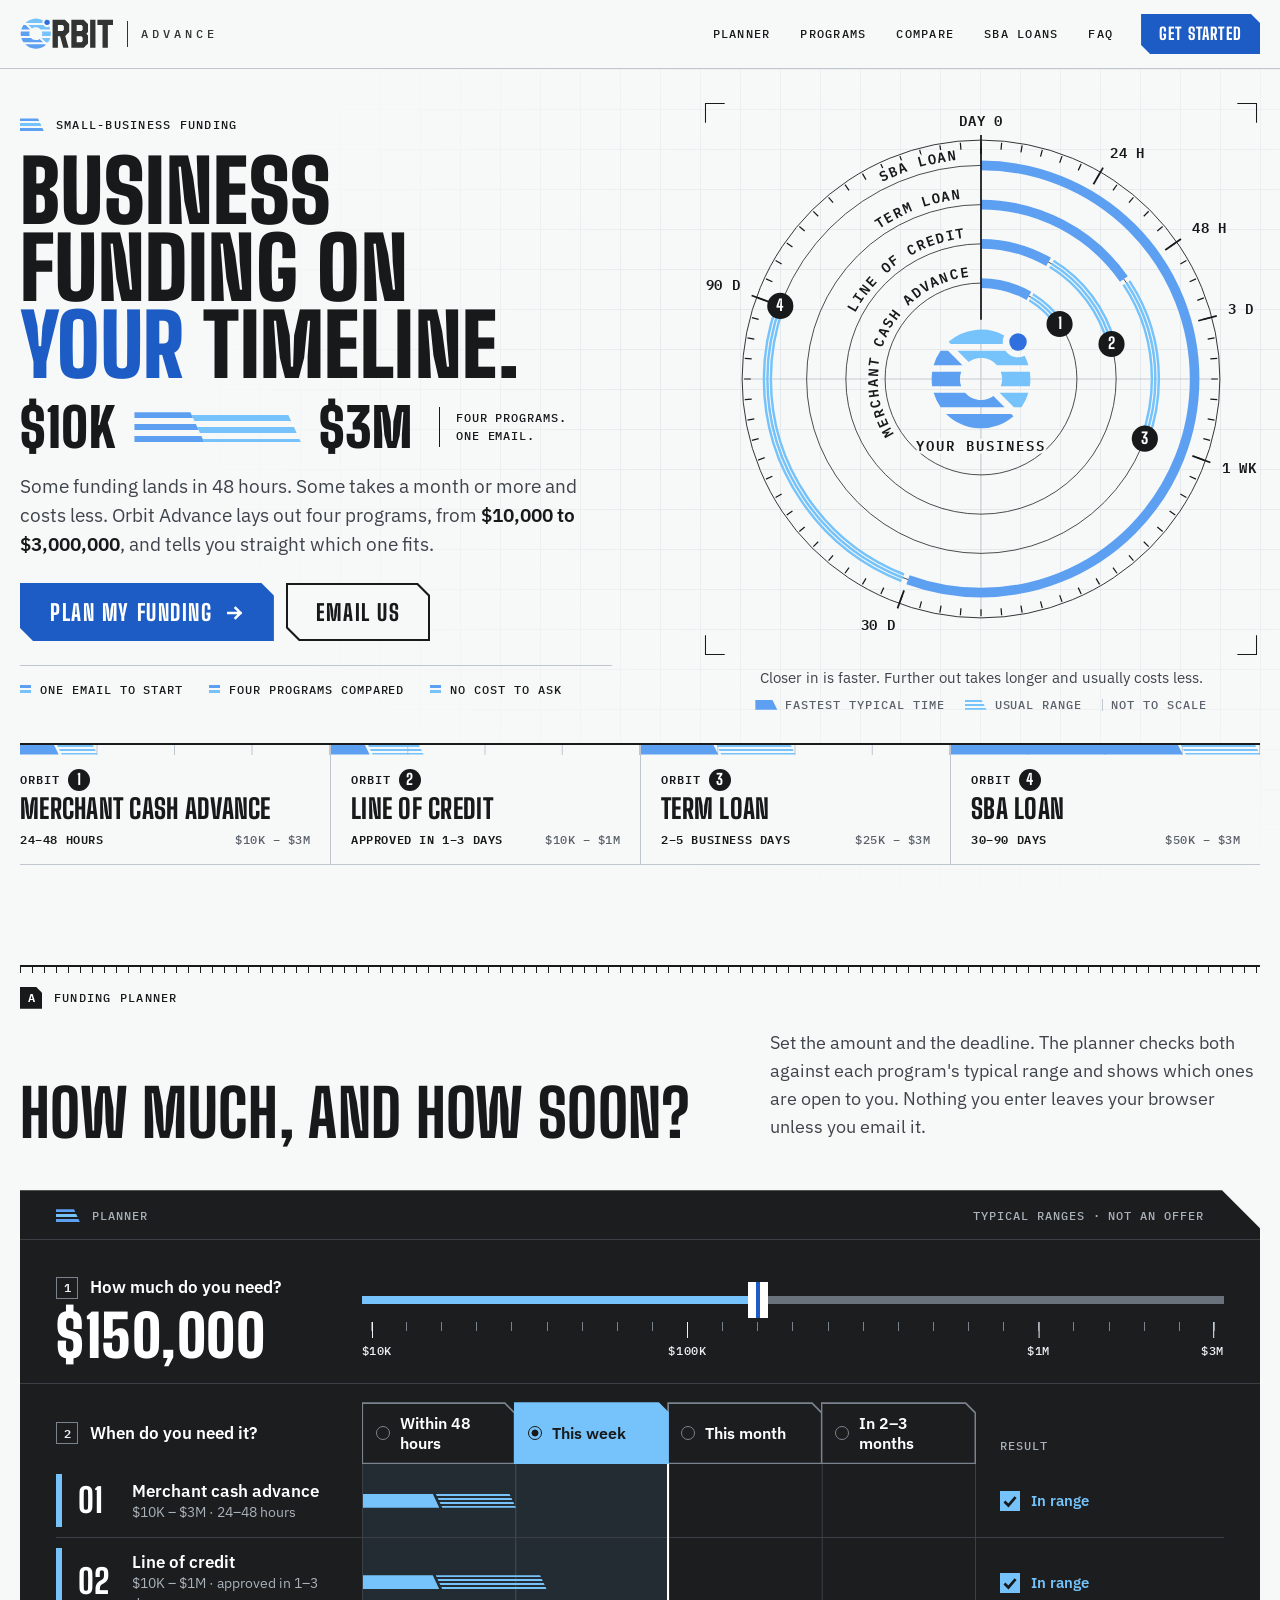
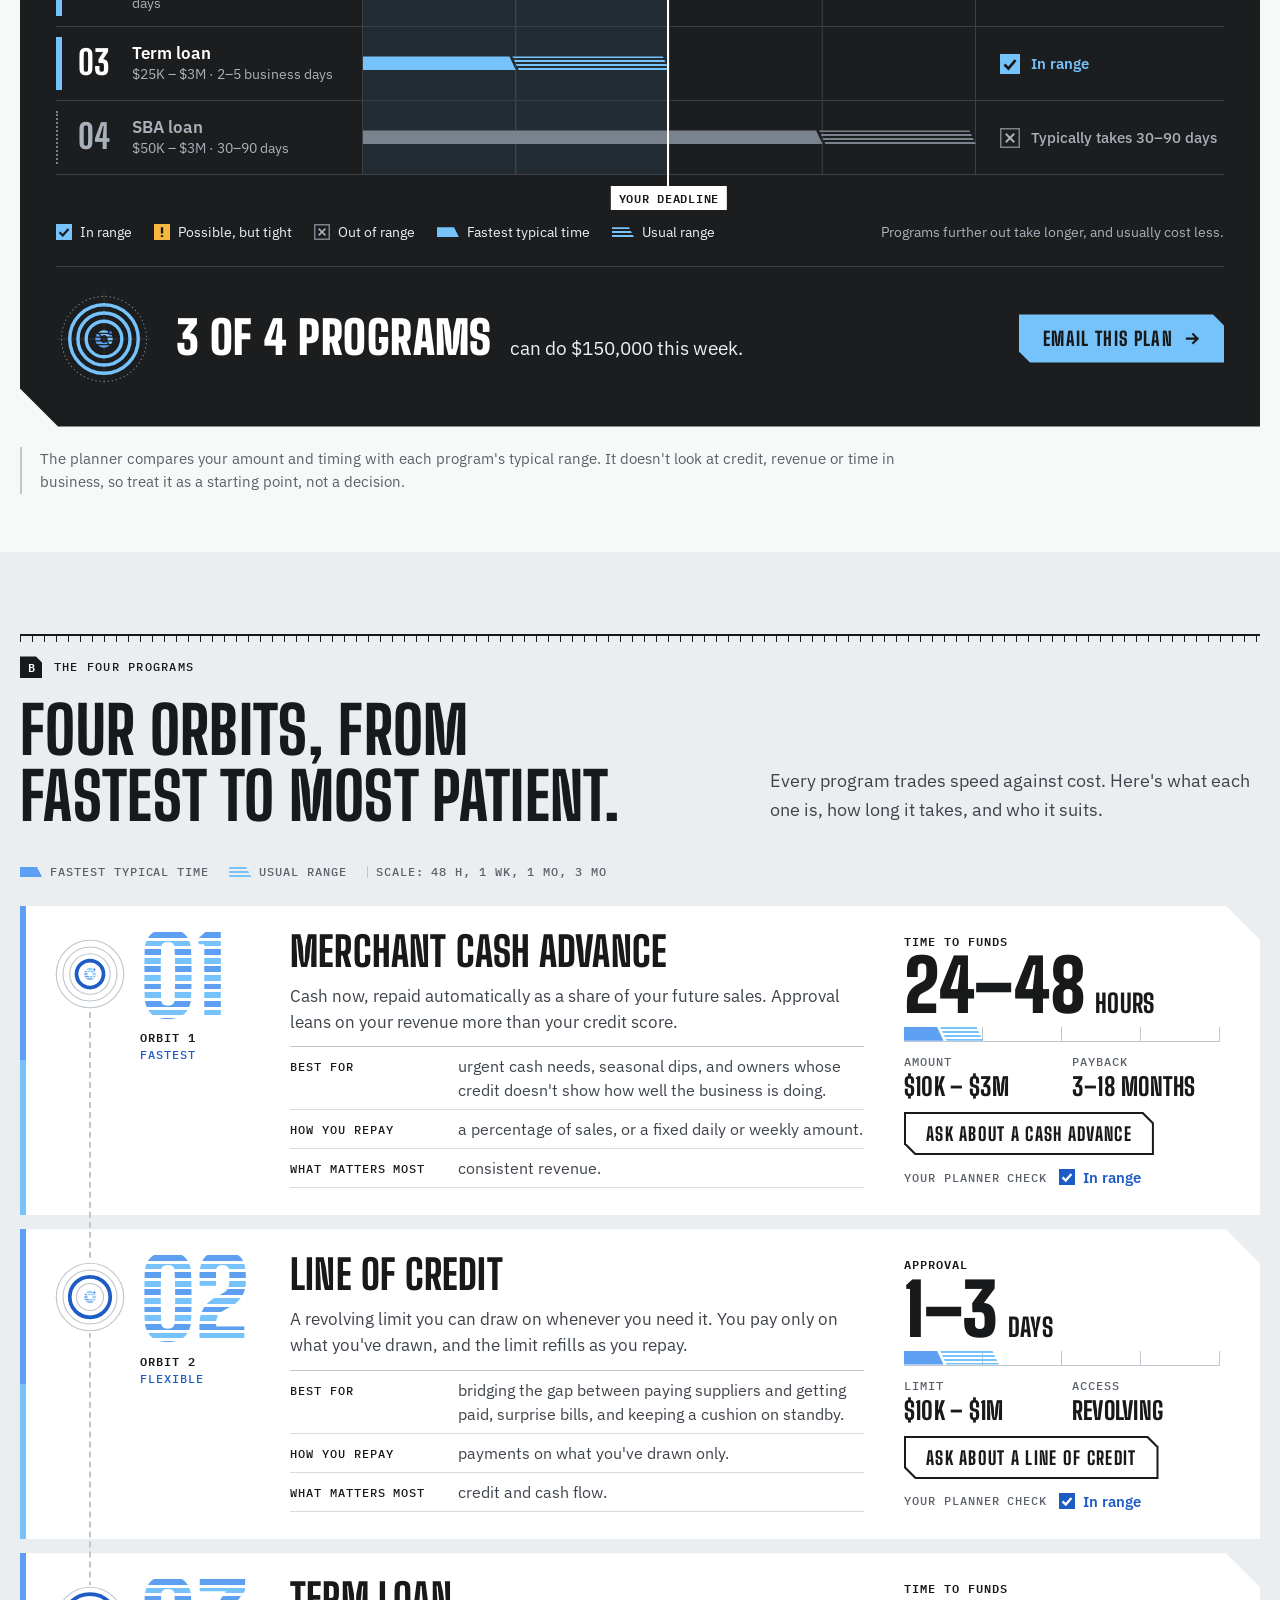
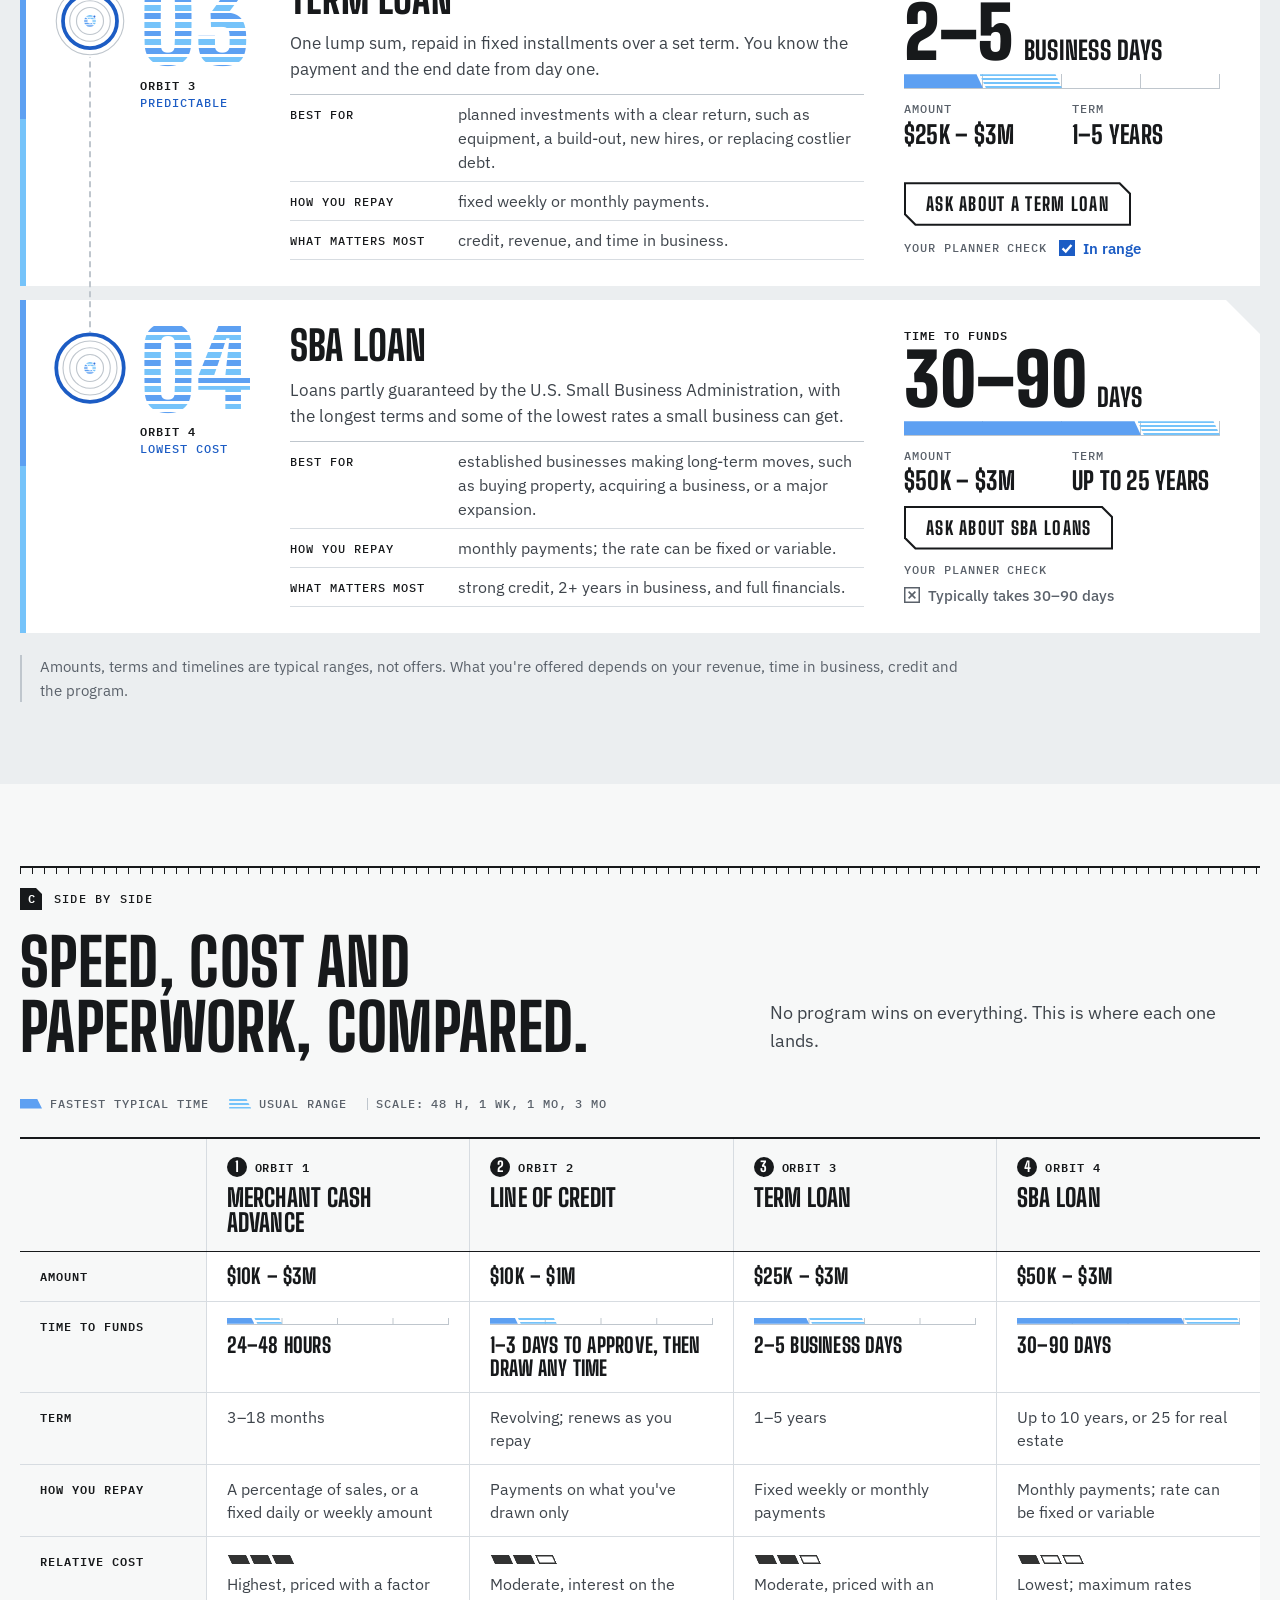
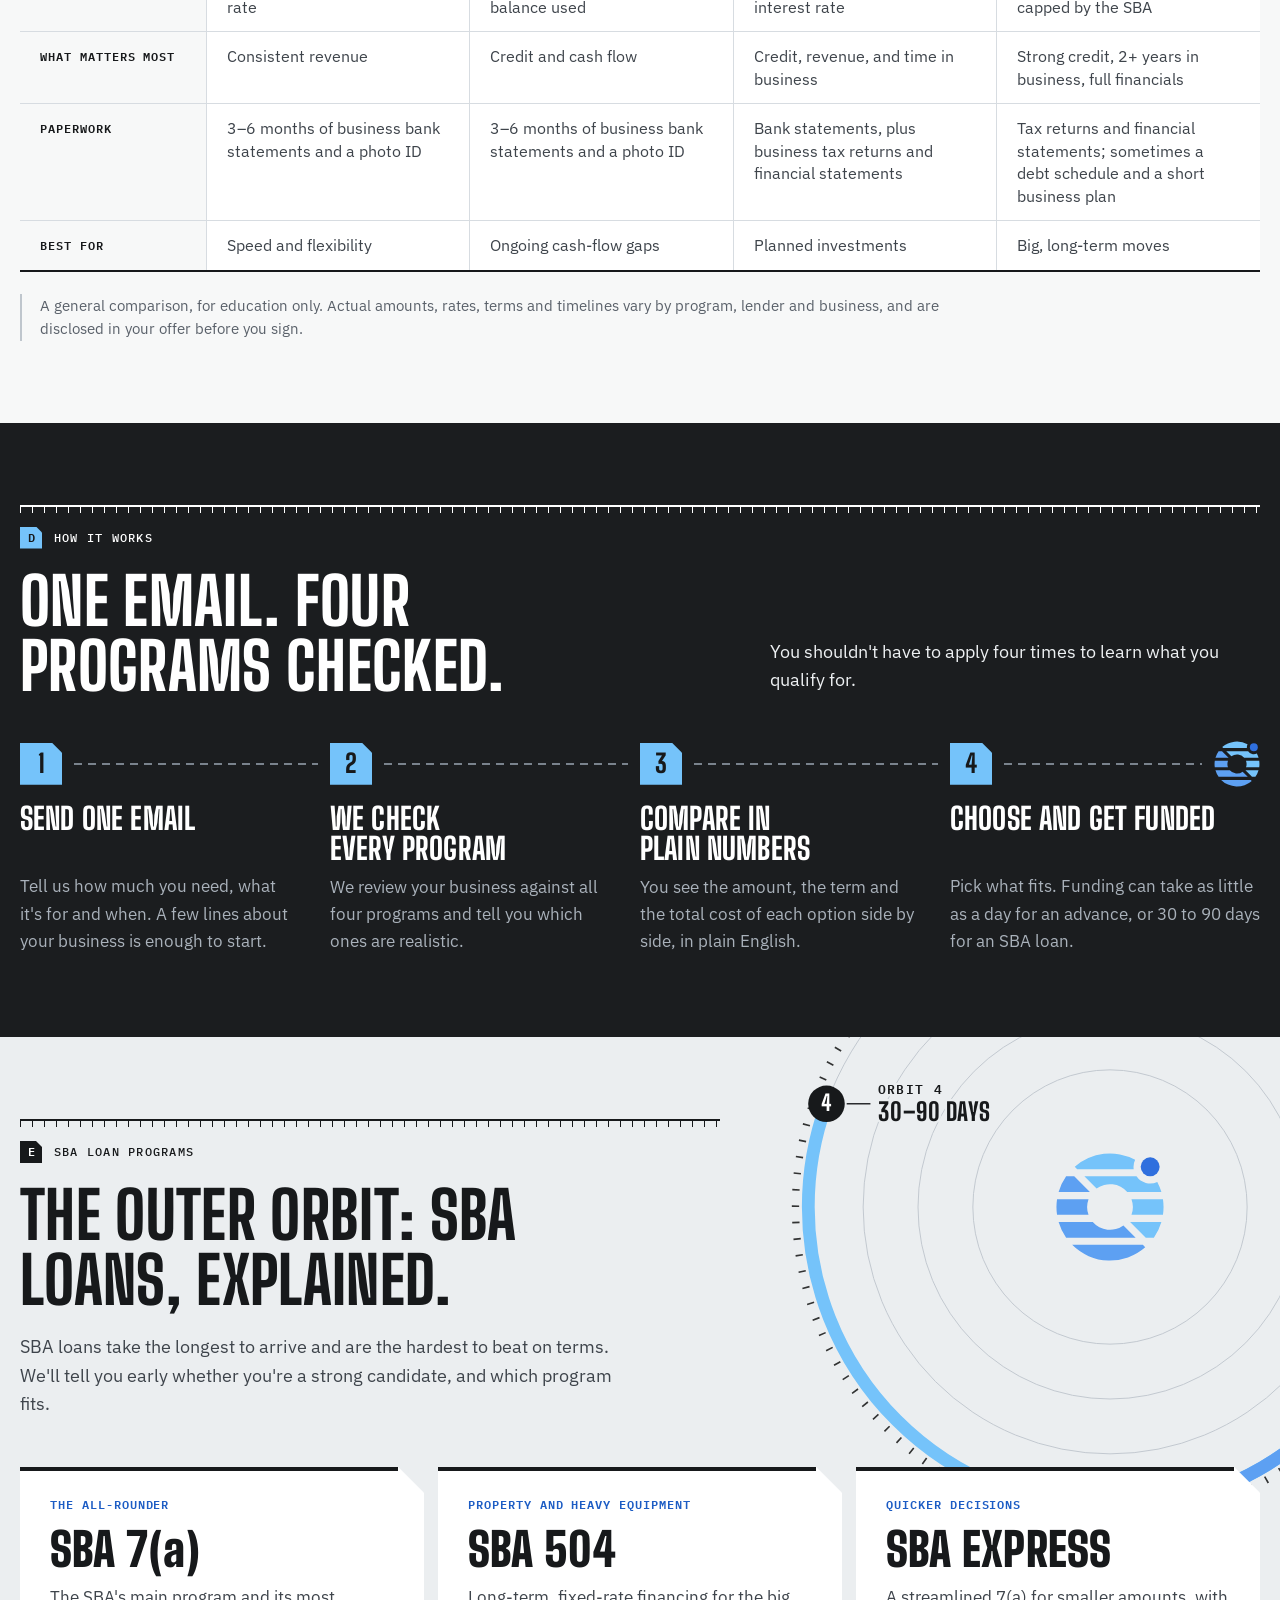
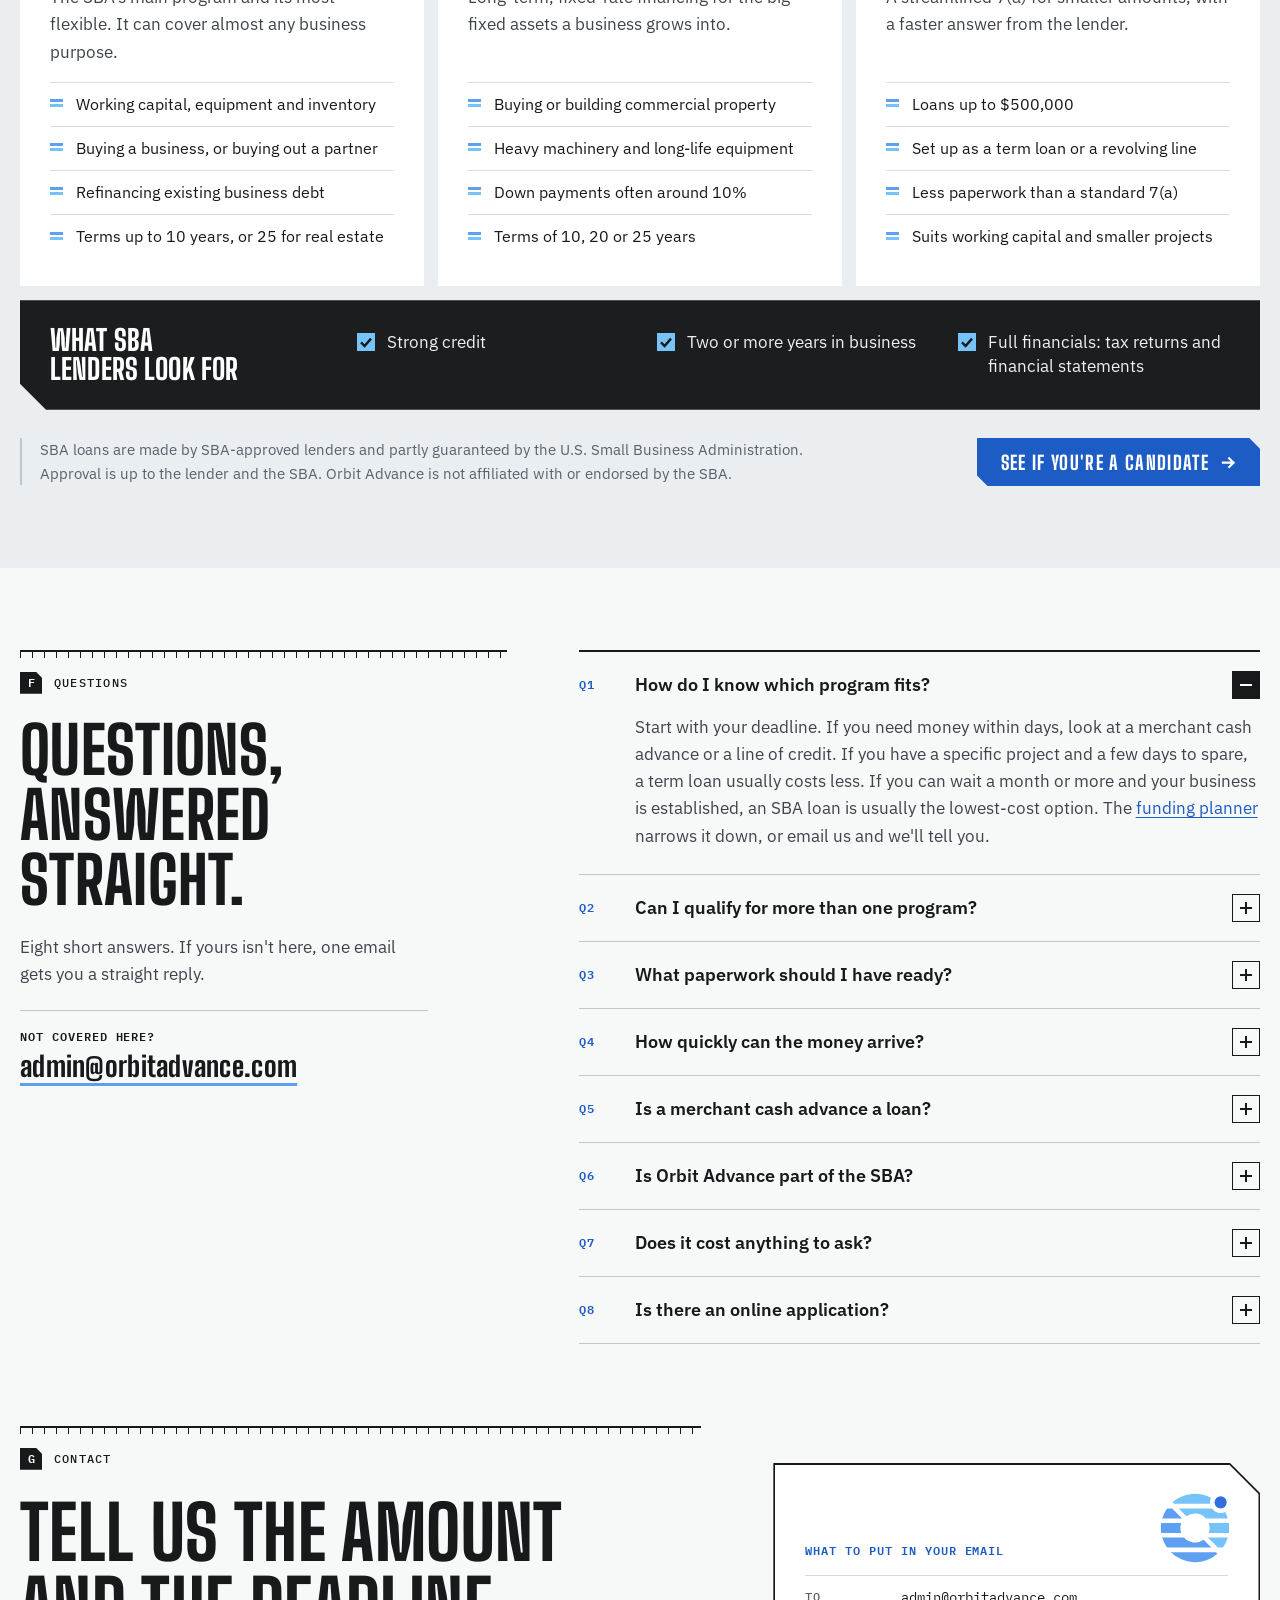
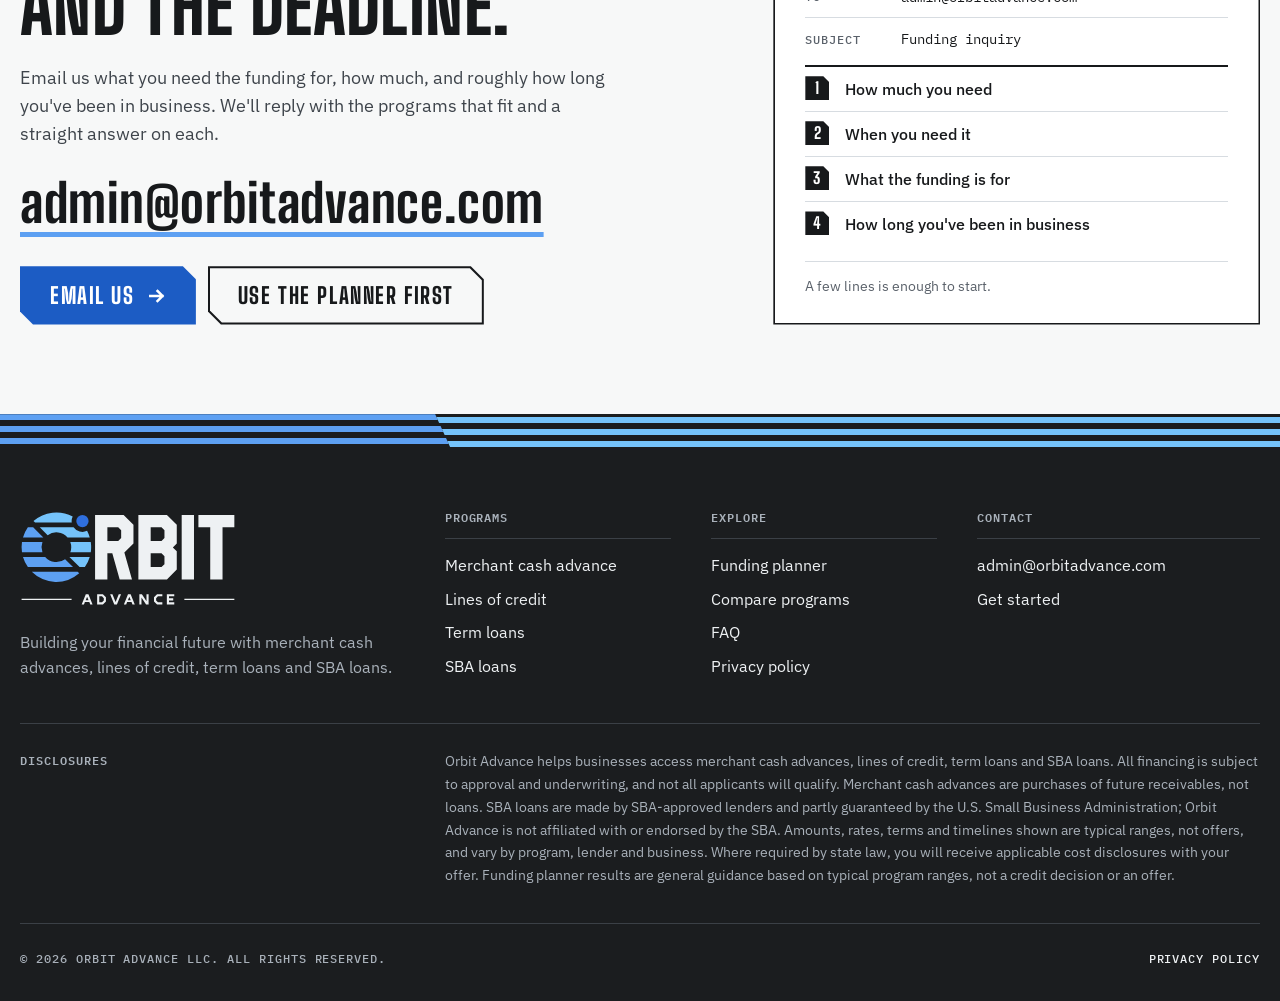
<file: index.html>
<!doctype html>
<html lang="en">
<head>
  <meta charset="utf-8">
  <meta name="viewport" content="width=device-width, initial-scale=1">
  <title>Orbit Advance | Merchant Cash Advances, Lines of Credit, Term Loans &amp; SBA Loans</title>
  <meta name="description" content="Orbit Advance helps U.S. small businesses line up merchant cash advances, lines of credit, term loans and SBA loans from $10,000 to $3,000,000, and pick the one that fits their timeline.">
  <meta name="theme-color" content="#1F2124">
  <meta property="og:type" content="website">
  <meta property="og:title" content="Orbit Advance | Business funding on your timeline">
  <meta property="og:description" content="Merchant cash advances, lines of credit, term loans and SBA loans. $10K to $3M.">
  <meta property="og:url" content="https://orbitadvance.com/">
  <meta property="og:site_name" content="Orbit Advance">
  <meta property="og:image" content="https://orbitadvance.com/brand/og-image.png">
  <meta property="og:image:width" content="1200">
  <meta property="og:image:height" content="630">
  <meta property="og:image:alt" content="Orbit Advance logo with its striped blue ring, above the line Business funding on your timeline">
  <meta name="twitter:card" content="summary_large_image">
  <link rel="canonical" href="https://orbitadvance.com/">
  <link rel="icon" type="image/png" href="brand/icon-512.png">
  <link rel="apple-touch-icon" href="brand/icon-512.png">
  <link rel="icon" href="data:image/svg+xml,%3Csvg xmlns='http://www.w3.org/2000/svg' viewBox='25.7 16.85 145.3 145.3'%3E%3Cpath fill='%235DA0F2' d='M40.45 49H51.16L71.85 69.69H30.53A70.65 70.65 0 0 1 40.45 49zM28.46 79.15H70.02A30.15 30.15 0 0 0 70.02 99.85H28.46A70.65 70.65 0 0 1 28.46 79.15zM30.53 109.31H75.61A30.15 30.15 0 0 0 116.06 113.9L132.16 130H40.45A70.65 70.65 0 0 1 30.53 109.31zM48.39 139.46H141.62L144.85 142.69A70.65 70.65 0 0 1 48.39 139.46z'/%3E%3Cpath fill='%2375C3FA' d='M129.6 39.54H55.08L51.84 36.31A70.65 70.65 0 0 1 131.5 27.11A21.96 21.96 0 0 0 129.6 39.54zM64.54 49H133.29A21.96 21.96 0 0 0 160.74 56.35A70.65 70.65 0 0 1 166.17 69.69H121.08A30.15 30.15 0 0 0 80.63 65.1zM126.67 79.15H168.24A70.65 70.65 0 0 1 168.24 99.85H126.67A30.15 30.15 0 0 0 126.67 79.15zM124.84 109.31H166.17A70.65 70.65 0 0 1 156.24 130H145.54z'/%3E%3Ccircle cx='151.35' cy='36.5' r='12.5' fill='%232F6FDE'/%3E%3C/svg%3E">
  <link rel="preconnect" href="https://fonts.googleapis.com">
  <link rel="preconnect" href="https://fonts.gstatic.com" crossorigin>
  <link href="https://fonts.googleapis.com/css2?family=Big+Shoulders+Display:wght@700;800;900&family=IBM+Plex+Mono:wght@400;500;600&family=IBM+Plex+Sans:wght@400;500;600;700&display=swap" rel="stylesheet">
  <link rel="stylesheet" href="styles.css">
  <noscript><style>.planner__inputs,.planner__js{display:none!important}.planner__nojs{display:block!important}.menu-btn{display:none!important}.header__cta .btn{display:inline-flex!important}.board__scale{display:grid!important}@media (max-width:1000px){.header__inner{flex-wrap:wrap}.nav{position:static!important;display:flex!important;flex-direction:row!important;flex-wrap:wrap;order:3;flex-basis:100%;gap:0 20px!important;margin:0!important;padding:0 0 8px!important;border:0!important;background:none!important;max-height:none!important;overflow:visible!important}.nav a{padding:6px 0!important;border:0!important}.nav__contact{display:none!important}}</style></noscript>
  <script type="application/ld+json">
  {"@context":"https://schema.org","@type":"FinancialService","name":"Orbit Advance","legalName":"Orbit Advance LLC","url":"https://orbitadvance.com/","email":"admin@orbitadvance.com","description":"Merchant cash advances, lines of credit, term loans and SBA loans from $10,000 to $3,000,000 for U.S. small businesses.","areaServed":"US"}
  </script>
</head>
<body>
<a class="skip" href="#main">Skip to content</a>

<!-- Orbit Advance logo artwork, defined once and reused with <use>:
     #oa-ring  = the striped ring alone, #oa-orbit = ring + RBIT wordmark, #oa-logo = full lock-up with ADVANCE -->
<svg width="0" height="0" style="position:absolute" aria-hidden="true" focusable="false">
  <defs>
    <g id="oa-art-ring"><path fill="#5DA0F2" d="M40.45 49H51.16L71.85 69.69H30.53A70.65 70.65 0 0 1 40.45 49zM28.46 79.15H70.02A30.15 30.15 0 0 0 70.02 99.85H28.46A70.65 70.65 0 0 1 28.46 79.15zM30.53 109.31H75.61A30.15 30.15 0 0 0 116.06 113.9L132.16 130H40.45A70.65 70.65 0 0 1 30.53 109.31zM48.39 139.46H141.62L144.85 142.69A70.65 70.65 0 0 1 48.39 139.46z"/><path fill="#75C3FA" d="M129.6 39.54H55.08L51.84 36.31A70.65 70.65 0 0 1 131.5 27.11A21.96 21.96 0 0 0 129.6 39.54zM64.54 49H133.29A21.96 21.96 0 0 0 160.74 56.35A70.65 70.65 0 0 1 166.17 69.69H121.08A30.15 30.15 0 0 0 80.63 65.1zM126.67 79.15H168.24A70.65 70.65 0 0 1 168.24 99.85H126.67A30.15 30.15 0 0 0 126.67 79.15zM124.84 109.31H166.17A70.65 70.65 0 0 1 156.24 130H145.54z"/><circle cx="151.35" cy="36.5" r="12.5" fill="#2F6FDE"/></g>
    <path id="oa-art-rbit" fill-rule="evenodd" d="M177 24h58l20 20v38l-18.5 18.5L252 155h-25l-15-53h-10v53h-25zM202 49v28h22l6-6V55l-6-6zM265 24h58l20 20v38l-8 8 8 8v37l-20 20h-58zM290 49v28h22l6-6V55l-6-6zM290 102v28h22l6-6v-16l-6-6zM353 24h25v131h-25zM387 24h73v25h-24v106h-25V49h-24z"/>
    <symbol id="oa-ring" viewBox="1.4 1.6 168 168"><use href="#oa-art-ring" transform="translate(-28.74 -18.27) scale(1.1606)"/></symbol>
    <symbol id="oa-orbit" viewBox="0 1.6 463 168"><g transform="translate(-25.82 -8.846) scale(1.055)"><use href="#oa-art-ring"/><use href="#oa-art-rbit" fill="currentColor"/></g></symbol>
    <symbol id="oa-logo" viewBox="0 0 463 212"><g transform="translate(-25.82 -12.559) scale(1.055)"><use href="#oa-art-ring"/><use href="#oa-art-rbit" fill="currentColor"/><path fill="currentColor" fill-rule="evenodd" d="M149.78 205.85 158.15 185.15 163.52 185.15 171.89 205.85 167.25 205.85 165.32 201.09 156.34 201.09 154.42 205.85zM157.94 197.13 160.83 189.98 163.72 197.13zM181.2 185.15 192.87 185.15 199.07 191.36 199.07 199.64 192.87 205.85 181.2 205.85zM185.5 189.45 191.09 189.45 194.77 193.14 194.77 197.86 191.09 201.55 185.5 201.55zM207.65 185.15 216.01 205.85 221.39 205.85 229.75 185.15 225.11 185.15 218.7 201.02 212.28 185.15zM235.55 205.85 243.92 185.15 249.29 185.15 257.66 205.85 253.02 205.85 251.1 201.09 242.12 201.09 240.19 205.85zM243.72 197.13 246.61 189.98 249.5 197.13zM266.98 205.85 266.98 185.15 272.13 185.15 281.49 199.33 281.49 185.15 285.79 185.15 285.79 205.85 280.64 205.85 271.28 191.67 271.28 205.85zM302.96 185.15 313.69 185.15 313.69 189.45 304.75 189.45 301.06 193.14 301.06 197.86 304.75 201.55 313.69 201.55 313.69 205.85 302.96 205.85 296.76 199.64 296.76 191.36zM322.86 185.15 337.91 185.15 337.91 189.45 327.16 189.45 327.16 193.35 335.81 193.35 335.81 197.65 327.16 197.65 327.16 201.55 337.91 201.55 337.91 205.85 322.86 205.85zM27.69 194.17H129.25v2.67H27.69zM358.44 194.17H460v2.67H358.44z"/></g></symbol>
  </defs>
</svg>

<header class="header">
  <div class="wrap header__inner">
    <a class="logo" href="index.html" aria-label="Orbit Advance home">
      <svg class="logo__orbit" viewBox="0 1.6 463 168" aria-hidden="true"><use href="#oa-orbit"/></svg>
      <span class="logo__sub">Advance</span>
    </a>
    <nav class="nav" id="nav" aria-label="Primary">
      <a href="#planner">Planner</a>
      <a href="#programs">Programs</a>
      <a href="#compare">Compare</a>
      <a href="#sba">SBA loans</a>
      <a href="#faq">FAQ</a>
      <a class="nav__contact" href="#contact">Get started</a>
    </nav>
    <div class="header__cta">
      <a class="btn btn--primary btn--sm" href="#contact">Get started</a>
      <button class="menu-btn" type="button" aria-expanded="false" aria-controls="nav" aria-label="Open menu"><span></span><span></span></button>
    </div>
  </div>
</header>

<main id="main">

  <!-- HERO -->
  <section class="hero" id="top">
    <div class="wrap hero__grid">
      <div class="hero__copy">
        <p class="eyebrow"><i class="stripes" aria-hidden="true"></i>Small-business funding</p>
        <h1><span>Business</span> <span>funding on</span> <span><em>your</em> timeline.</span></h1>
        <p class="range"><span class="sr-only">From $10,000 to $3,000,000.</span><b aria-hidden="true">$10K</b><i class="range__bar" aria-hidden="true"></i><b aria-hidden="true">$3M</b><span class="range__note">Four programs. <br>One email.</span></p>
        <p class="hero__sub">Some funding lands in 48 hours. Some takes a month or more and costs less. Orbit Advance lays out four programs, from <strong>$10,000 to $3,000,000</strong>, and tells you straight which one fits.</p>
        <div class="hero__actions">
          <a class="btn btn--primary btn--lg" href="#planner">Plan my funding<svg class="btn__ico" viewBox="0 0 16 16" aria-hidden="true"><path d="M2 8h11M8.5 3.5 13 8l-4.5 4.5"/></svg></a>
          <a class="btn btn--ghost btn--lg" href="mailto:admin@orbitadvance.com?subject=Funding%20inquiry" data-mail>Email us</a>
        </div>
        <ul class="hero__points">
          <li>One email to start</li>
          <li>Four programs compared</li>
          <li>No cost to ask</li>
        </ul>
      </div>

      <div class="hero__orbits">
        <svg class="dial" viewBox="0 0 640 640" aria-hidden="true" focusable="false">
          <defs>
            <path id="dl1" d="M320 438A118 118 0 0 1 307.7 202.6"/>
            <path id="dl2" d="M320 483A163 163 0 0 1 303 157.9"/>
            <path id="dl3" d="M320 528A208 208 0 0 1 298.3 113.1"/>
            <path id="dl4" d="M320 573A253 253 0 0 1 293.6 68.4"/>
          </defs>
          <!-- sheet corners -->
          <g class="dial__crop"><path d="M4 26V4h22M614 4h22v22M636 614v22h-22M26 636H4v-22"/></g>
          <!-- cross hairs and bezel -->
          <g class="dial__hair"><path d="M320 50V590M50 320H590"/></g>
          <circle class="dial__bezel" cx="320" cy="320" r="274"/>
          <circle class="dial__ticks" cx="320" cy="320" r="268" pathLength="360" stroke-dasharray="0.3 4.7" stroke-dashoffset="0.15" transform="rotate(-90 320 320)"/>
          <g class="dial__major">
            <path d="M320 40v22"/>
            <path d="M320 40v22" transform="rotate(30 320 320)"/>
            <path d="M320 40v22" transform="rotate(55 320 320)"/>
            <path d="M320 40v22" transform="rotate(75 320 320)"/>
            <path d="M320 40v22" transform="rotate(110 320 320)"/>
            <path d="M320 40v22" transform="rotate(200 320 320)"/>
            <path d="M320 40v22" transform="rotate(290 320 320)"/>
          </g>
          <g class="dial__scale">
            <text x="320" y="30" text-anchor="middle">DAY 0</text>
            <text x="468" y="66">24 H</text>
            <text x="562" y="152">48 H</text>
            <text x="603" y="246">3 D</text>
            <text x="596" y="428">1 WK</text>
            <text x="222" y="608" text-anchor="end">30 D</text>
            <text x="44" y="218" text-anchor="end">90 D</text>
          </g>
          <!-- the four orbits -->
          <g class="dial__orbits">
            <circle cx="320" cy="320" r="110"/><circle cx="320" cy="320" r="155"/>
            <circle cx="320" cy="320" r="200"/><circle cx="320" cy="320" r="245"/>
          </g>
          <!-- time to funds: solid up to the fastest typical time, stripes across the usual range -->
          <g class="dial__arcs" transform="rotate(-90 320 320)">
            <g class="rng" stroke-dasharray="23.5 336.5" stroke-dashoffset="-31.5"><circle cx="320" cy="320" r="106" pathLength="360"/><circle cx="320" cy="320" r="110" pathLength="360"/><circle cx="320" cy="320" r="114" pathLength="360"/></g>
            <circle class="sol" cx="320" cy="320" r="110" pathLength="360" stroke-dasharray="30 330"/>
            <g class="rng" stroke-dasharray="43.5 316.5" stroke-dashoffset="-31.5"><circle cx="320" cy="320" r="151" pathLength="360"/><circle cx="320" cy="320" r="155" pathLength="360"/><circle cx="320" cy="320" r="159" pathLength="360"/></g>
            <circle class="sol" cx="320" cy="320" r="155" pathLength="360" stroke-dasharray="30 330"/>
            <g class="rng" stroke-dasharray="53.5 306.5" stroke-dashoffset="-56.5"><circle cx="320" cy="320" r="196" pathLength="360"/><circle cx="320" cy="320" r="200" pathLength="360"/><circle cx="320" cy="320" r="204" pathLength="360"/></g>
            <circle class="sol" cx="320" cy="320" r="200" pathLength="360" stroke-dasharray="55 305"/>
            <g class="rng" stroke-dasharray="88.5 271.5" stroke-dashoffset="-201.5"><circle cx="320" cy="320" r="241" pathLength="360"/><circle cx="320" cy="320" r="245" pathLength="360"/><circle cx="320" cy="320" r="249" pathLength="360"/></g>
            <circle class="sol" cx="320" cy="320" r="245" pathLength="360" stroke-dasharray="200 160"/>
          </g>
          <!-- start line -->
          <path class="dial__start" d="M320 54V252"/>
          <!-- centre: the business -->
          <use href="#oa-ring" x="262" y="262" width="116" height="116"/>
          <text class="dial__note dial__fine" x="320" y="403" text-anchor="middle">YOUR BUSINESS</text>
          <!-- orbit names, set on their orbits -->
          <g class="dial__names dial__fine">
            <text><textPath href="#dl1" startOffset="100%" text-anchor="end">MERCHANT CASH ADVANCE</textPath></text>
            <text><textPath href="#dl2" startOffset="100%" text-anchor="end">LINE OF CREDIT</textPath></text>
            <text><textPath href="#dl3" startOffset="100%" text-anchor="end">TERM LOAN</textPath></text>
            <text><textPath href="#dl4" startOffset="100%" text-anchor="end">SBA LOAN</textPath></text>
          </g>
          <!-- program markers at the slow end of each range; each one jumps to its program -->
          <g class="dial__nodes">
            <a href="#prog-mca" tabindex="-1"><g class="dial__node"><circle cx="410.1" cy="256.9" r="15"/><text x="410.1" y="262.6">1</text></g></a>
            <a href="#prog-loc" tabindex="-1"><g class="dial__node"><circle cx="469.7" cy="279.9" r="15"/><text x="469.7" y="285.6">2</text></g></a>
            <a href="#prog-term" tabindex="-1"><g class="dial__node"><circle cx="507.9" cy="388.4" r="15"/><text x="507.9" y="394.1">3</text></g></a>
            <a href="#prog-sba" tabindex="-1"><g class="dial__node"><circle cx="89.8" cy="236.2" r="15"/><text x="89.8" y="241.9">4</text></g></a>
          </g>
        </svg>
        <div class="hero__caption">
          <p>Closer in is faster. Further out takes longer and usually costs less.</p>
          <ul class="key" aria-hidden="true"><li class="key__solid">Fastest typical time</li><li class="key__range">Usual range</li><li class="key__plain">Not to scale</li></ul>
        </div>
      </div>

      <div class="hero__lanes">
        <nav class="lanes" aria-label="Funding programs, fastest first">
          <svg class="lanes__arcs" aria-hidden="true" focusable="false"><circle cx="22" cy="34" r="76"/><circle cx="22" cy="34" r="160"/><circle cx="22" cy="34" r="244"/><circle cx="22" cy="34" r="328"/></svg>
          <p class="lanes__origin" aria-hidden="true"><svg viewBox="0 0 168 168" aria-hidden="true" focusable="false"><use href="#oa-ring"/></svg>Your business</p>
          <a class="lane" href="#prog-mca" style="--fast:12.5%;--slow:25%"><i class="tbar" aria-hidden="true"></i><span class="lane__no">Orbit <b>1</b></span><strong>Merchant cash advance</strong><span class="lane__time">24–48 hours</span><em>$10K – $3M</em></a>
          <a class="lane" href="#prog-loc" style="--fast:12.5%;--slow:30%"><i class="tbar" aria-hidden="true"></i><span class="lane__no">Orbit <b>2</b></span><strong>Line of credit</strong><span class="lane__time">Approved in 1–3 days</span><em>$10K – $1M</em></a>
          <a class="lane" href="#prog-term" style="--fast:25%;--slow:50%"><i class="tbar" aria-hidden="true"></i><span class="lane__no">Orbit <b>3</b></span><strong>Term loan</strong><span class="lane__time">2–5 business days</span><em>$25K – $3M</em></a>
          <a class="lane" href="#prog-sba" style="--fast:75%;--slow:100%"><i class="tbar" aria-hidden="true"></i><span class="lane__no">Orbit <b>4</b></span><strong>SBA loan</strong><span class="lane__time">30–90 days</span><em>$50K – $3M</em></a>
        </nav>
        <p class="lanes__note">Closer in is faster. Further out takes longer and usually costs less.</p>
      </div>
    </div>
  </section>

  <!-- PLANNER -->
  <section class="section section--planner" id="planner">
    <div class="wrap">
      <div class="section__head">
        <p class="kicker"><b aria-hidden="true">A</b>Funding planner</p>
        <h2>How much, and how soon?</h2>
        <p class="section__lede">Set the amount and the deadline. The planner checks both against each program's typical range and shows which ones are open to you. Nothing you enter leaves your browser unless you email it.</p>
      </div>

      <div class="slab" id="plannerTool" data-window="week">
        <div class="slab__bar" aria-hidden="true"><span><i class="stripes"></i>Planner</span><span>Typical ranges &middot; not an offer</span></div>
        <div class="planner">
          <div class="planner__inputs">
            <div class="field field--amount">
              <div class="field__top">
                <label for="planAmount"><span class="field__no" aria-hidden="true">1</span>How much do you need?</label>
                <output class="field__value" id="planAmountOut" for="planAmount">$150,000</output>
              </div>
              <div class="field__slider">
                <input type="range" id="planAmount" min="0" max="24" step="1" value="11" aria-valuetext="$150,000" style="--pn:.4583">
                <div class="field__ticks" aria-hidden="true"></div>
                <div class="field__scale" aria-hidden="true"><span style="--x:0">$10K</span><span style="--x:.375">$100K</span><span style="--x:.7917">$1M</span><span style="--x:1">$3M</span></div>
              </div>
            </div>
            <div class="field field--when" role="group" aria-labelledby="planWhenLabel">
              <p class="field__label" id="planWhenLabel"><span class="field__no" aria-hidden="true">2</span>When do you need it?</p>
              <div class="chips" id="planWhen">
                <button type="button" class="chip" data-window="2d" aria-pressed="false"><span class="chip__box" aria-hidden="true"></span>Within 48 hours</button>
                <button type="button" class="chip" data-window="week" aria-pressed="true"><span class="chip__box" aria-hidden="true"></span>This week</button>
                <button type="button" class="chip" data-window="month" aria-pressed="false"><span class="chip__box" aria-hidden="true"></span>This month</button>
                <button type="button" class="chip" data-window="quarter" aria-pressed="false"><span class="chip__box" aria-hidden="true"></span>In 2–3 months</button>
              </div>
              <p class="field__result" aria-hidden="true">Result</p>
            </div>
          </div>

          <div class="planner__result">
            <p class="planner__nojs" hidden>The planner needs JavaScript to run, so this shows one example: $150,000, needed this week. Every program's range is listed below and in the comparison table.</p>
            <div class="readout">
              <svg class="scope" viewBox="0 0 140 140" aria-hidden="true" focusable="false">
                <path class="scope__hair" d="M70 2v136M2 70h136"/>
                <circle class="scope__o" data-program="sba" data-state="out" cx="70" cy="70" r="62"/>
                <circle class="scope__o" data-program="term" data-state="in" cx="70" cy="70" r="50"/>
                <circle class="scope__o" data-program="loc" data-state="in" cx="70" cy="70" r="38"/>
                <circle class="scope__o" data-program="mca" data-state="in" cx="70" cy="70" r="26"/>
                <use href="#oa-ring" x="57" y="57" width="26" height="26"/>
              </svg>
              <p class="planner__summary" id="planSummary" aria-live="polite" aria-atomic="true"><strong>3 of 4 programs</strong> can do $150,000 this week.</p>
            </div>
            <div class="board-wrap">
              <div class="board__scale" aria-hidden="true"><div><span>48 h</span><span>1 wk</span><span>1 mo</span><span>3 mo</span></div></div>
              <ul class="board" id="planBoard">
                <li class="board__row" data-program="mca" data-state="in" style="--fast:12.5%;--slow:25%">
                  <span class="board__no" aria-hidden="true">01</span>
                  <span class="board__name">Merchant cash advance</span>
                  <span class="board__facts">$10K – $3M &middot; 24–48 hours</span>
                  <span class="board__time" aria-hidden="true"><i class="tbar"></i></span>
                  <span class="board__status" data-status>In range</span>
                </li>
                <li class="board__row" data-program="loc" data-state="in" style="--fast:12.5%;--slow:30%">
                  <span class="board__no" aria-hidden="true">02</span>
                  <span class="board__name">Line of credit</span>
                  <span class="board__facts">$10K – $1M &middot; approved in 1–3 days</span>
                  <span class="board__time" aria-hidden="true"><i class="tbar"></i></span>
                  <span class="board__status" data-status>In range</span>
                </li>
                <li class="board__row" data-program="term" data-state="in" style="--fast:25%;--slow:50%">
                  <span class="board__no" aria-hidden="true">03</span>
                  <span class="board__name">Term loan</span>
                  <span class="board__facts">$25K – $3M &middot; 2–5 business days</span>
                  <span class="board__time" aria-hidden="true"><i class="tbar"></i></span>
                  <span class="board__status" data-status>In range</span>
                </li>
                <li class="board__row" data-program="sba" data-state="out" style="--fast:75%;--slow:100%">
                  <span class="board__no" aria-hidden="true">04</span>
                  <span class="board__name">SBA loan</span>
                  <span class="board__facts">$50K – $3M &middot; 30–90 days</span>
                  <span class="board__time" aria-hidden="true"><i class="tbar"></i></span>
                  <span class="board__status" data-status>Typically takes 30–90 days</span>
                </li>
              </ul>
              <div class="board__foot" aria-hidden="true"><div><span class="board__flag">Your deadline</span></div></div>
            </div>
            <div class="planner__key">
              <ul class="legend" aria-label="Key to the results">
                <li class="legend__in">In range</li>
                <li class="legend__tight">Possible, but tight</li>
                <li class="legend__out">Out of range</li>
                <li class="legend__solid">Fastest typical time</li>
                <li class="legend__range">Usual range</li>
              </ul>
              <p class="planner__hint">Programs further out take longer, and usually cost less.</p>
            </div>
            <div class="planner__actions">
              <a class="btn btn--sky" id="planCta" href="mailto:admin@orbitadvance.com?subject=Funding%20inquiry" data-mail>Email this plan<svg class="btn__ico" viewBox="0 0 16 16" aria-hidden="true"><path d="M2 8h11M8.5 3.5 13 8l-4.5 4.5"/></svg></a>
            </div>
          </div>
        </div>
      </div>
      <p class="planner__note">The planner compares your amount and timing with each program's typical range. It doesn't look at credit, revenue or time in business, so treat it as a starting point, not a decision.</p>
    </div>
  </section>

  <!-- PROGRAMS -->
  <section class="section section--grey" id="programs">
    <div class="wrap">
      <div class="section__head">
        <p class="kicker"><b aria-hidden="true">B</b>The four programs</p>
        <h2>Four orbits, from fastest to most patient.</h2>
        <p class="section__lede">Every program trades speed against cost. Here's what each one is, how long it takes, and who it suits.</p>
      </div>
      <ul class="key key--bars" aria-hidden="true"><li class="key__solid">Fastest typical time</li><li class="key__range">Usual range</li><li class="key__plain">Scale: 48 h, 1 wk, 1 mo, 3 mo</li></ul>

      <div class="orbits">
        <article class="orbit" id="prog-mca" data-program="mca" data-state="in" style="--fast:12.5%;--slow:25%">
          <div class="orbit__id">
            <p class="orbit__no" aria-hidden="true">01</p>
            <p class="orbit__label"><span>Orbit 1</span> <em>Fastest</em></p>
            <svg class="orbit__glyph" viewBox="0 0 96 96" aria-hidden="true" focusable="false"><circle class="bg" cx="48" cy="48" r="48"/><circle cx="48" cy="48" r="45"/><circle cx="48" cy="48" r="36"/><circle cx="48" cy="48" r="27"/><circle class="on" cx="48" cy="48" r="18"/><use href="#oa-ring" x="40" y="40" width="16" height="16"/></svg>
          </div>
          <div class="orbit__head">
            <h3>Merchant cash advance</h3>
            <p class="orbit__lead">Cash now, repaid automatically as a share of your future sales. Approval leans on your revenue more than your credit score.</p>
          </div>
          <dl class="facts">
            <div class="facts__hero"><dt>Time to funds</dt><dd><b>24–48</b> hours<i class="tbar" aria-hidden="true"></i></dd></div>
            <div><dt>Amount</dt><dd>$10K – $3M</dd></div>
            <div><dt>Payback</dt><dd>3–18 months</dd></div>
          </dl>
          <div class="orbit__more">
            <ul class="orbit__list">
              <li><strong>Best for</strong> <span>urgent cash needs, seasonal dips, and owners whose credit doesn't show how well the business is doing.</span></li>
              <li><strong>How you repay</strong> <span>a percentage of sales, or a fixed daily or weekly amount.</span></li>
              <li><strong>What matters most</strong> <span>consistent revenue.</span></li>
            </ul>
          </div>
          <div class="orbit__act">
            <a class="btn btn--ghost" href="mailto:admin@orbitadvance.com?subject=Merchant%20cash%20advance%20inquiry" data-mail="Merchant cash advance">Ask about a cash advance</a>
            <p class="orbit__plan planner__js"><span>Your planner check</span> <b data-status>In range</b></p>
          </div>
        </article>

        <article class="orbit" id="prog-loc" data-program="loc" data-state="in" style="--fast:12.5%;--slow:30%">
          <div class="orbit__id">
            <p class="orbit__no" aria-hidden="true">02</p>
            <p class="orbit__label"><span>Orbit 2</span> <em>Flexible</em></p>
            <svg class="orbit__glyph" viewBox="0 0 96 96" aria-hidden="true" focusable="false"><circle class="bg" cx="48" cy="48" r="48"/><circle cx="48" cy="48" r="45"/><circle cx="48" cy="48" r="36"/><circle class="on" cx="48" cy="48" r="27"/><circle cx="48" cy="48" r="18"/><use href="#oa-ring" x="40" y="40" width="16" height="16"/></svg>
          </div>
          <div class="orbit__head">
            <h3>Line of credit</h3>
            <p class="orbit__lead">A revolving limit you can draw on whenever you need it. You pay only on what you've drawn, and the limit refills as you repay.</p>
          </div>
          <dl class="facts">
            <div class="facts__hero"><dt>Approval</dt><dd><b>1–3</b> days<i class="tbar" aria-hidden="true"></i></dd></div>
            <div><dt>Limit</dt><dd>$10K – $1M</dd></div>
            <div><dt>Access</dt><dd>Revolving</dd></div>
          </dl>
          <div class="orbit__more">
            <ul class="orbit__list">
              <li><strong>Best for</strong> <span>bridging the gap between paying suppliers and getting paid, surprise bills, and keeping a cushion on standby.</span></li>
              <li><strong>How you repay</strong> <span>payments on what you've drawn only.</span></li>
              <li><strong>What matters most</strong> <span>credit and cash flow.</span></li>
            </ul>
          </div>
          <div class="orbit__act">
            <a class="btn btn--ghost" href="mailto:admin@orbitadvance.com?subject=Line%20of%20credit%20inquiry" data-mail="Line of credit">Ask about a line of credit</a>
            <p class="orbit__plan planner__js"><span>Your planner check</span> <b data-status>In range</b></p>
          </div>
        </article>

        <article class="orbit" id="prog-term" data-program="term" data-state="in" style="--fast:25%;--slow:50%">
          <div class="orbit__id">
            <p class="orbit__no" aria-hidden="true">03</p>
            <p class="orbit__label"><span>Orbit 3</span> <em>Predictable</em></p>
            <svg class="orbit__glyph" viewBox="0 0 96 96" aria-hidden="true" focusable="false"><circle class="bg" cx="48" cy="48" r="48"/><circle cx="48" cy="48" r="45"/><circle class="on" cx="48" cy="48" r="36"/><circle cx="48" cy="48" r="27"/><circle cx="48" cy="48" r="18"/><use href="#oa-ring" x="40" y="40" width="16" height="16"/></svg>
          </div>
          <div class="orbit__head">
            <h3>Term loan</h3>
            <p class="orbit__lead">One lump sum, repaid in fixed installments over a set term. You know the payment and the end date from day one.</p>
          </div>
          <dl class="facts">
            <div class="facts__hero"><dt>Time to funds</dt><dd><b>2–5</b> business days<i class="tbar" aria-hidden="true"></i></dd></div>
            <div><dt>Amount</dt><dd>$25K – $3M</dd></div>
            <div><dt>Term</dt><dd>1–5 years</dd></div>
          </dl>
          <div class="orbit__more">
            <ul class="orbit__list">
              <li><strong>Best for</strong> <span>planned investments with a clear return, such as equipment, a build-out, new hires, or replacing costlier debt.</span></li>
              <li><strong>How you repay</strong> <span>fixed weekly or monthly payments.</span></li>
              <li><strong>What matters most</strong> <span>credit, revenue, and time in business.</span></li>
            </ul>
          </div>
          <div class="orbit__act">
            <a class="btn btn--ghost" href="mailto:admin@orbitadvance.com?subject=Term%20loan%20inquiry" data-mail="Term loan">Ask about a term loan</a>
            <p class="orbit__plan planner__js"><span>Your planner check</span> <b data-status>In range</b></p>
          </div>
        </article>

        <article class="orbit" id="prog-sba" data-program="sba" data-state="out" style="--fast:75%;--slow:100%">
          <div class="orbit__id">
            <p class="orbit__no" aria-hidden="true">04</p>
            <p class="orbit__label"><span>Orbit 4</span> <em>Lowest cost</em></p>
            <svg class="orbit__glyph" viewBox="0 0 96 96" aria-hidden="true" focusable="false"><circle class="bg" cx="48" cy="48" r="48"/><circle class="on" cx="48" cy="48" r="45"/><circle cx="48" cy="48" r="36"/><circle cx="48" cy="48" r="27"/><circle cx="48" cy="48" r="18"/><use href="#oa-ring" x="40" y="40" width="16" height="16"/></svg>
          </div>
          <div class="orbit__head">
            <h3>SBA loan</h3>
            <p class="orbit__lead">Loans partly guaranteed by the U.S. Small Business Administration, with the longest terms and some of the lowest rates a small business can get.</p>
          </div>
          <dl class="facts">
            <div class="facts__hero"><dt>Time to funds</dt><dd><b>30–90</b> days<i class="tbar" aria-hidden="true"></i></dd></div>
            <div><dt>Amount</dt><dd>$50K – $3M</dd></div>
            <div><dt>Term</dt><dd>Up to 25 years</dd></div>
          </dl>
          <div class="orbit__more">
            <ul class="orbit__list">
              <li><strong>Best for</strong> <span>established businesses making long-term moves, such as buying property, acquiring a business, or a major expansion.</span></li>
              <li><strong>How you repay</strong> <span>monthly payments; the rate can be fixed or variable.</span></li>
              <li><strong>What matters most</strong> <span>strong credit, 2+ years in business, and full financials.</span></li>
            </ul>
          </div>
          <div class="orbit__act">
            <a class="btn btn--ghost" href="mailto:admin@orbitadvance.com?subject=SBA%20loan%20inquiry" data-mail="SBA loan">Ask about SBA loans</a>
            <p class="orbit__plan planner__js"><span>Your planner check</span> <b data-status>Typically takes 30–90 days</b></p>
          </div>
        </article>
      </div>
      <p class="programs__note">Amounts, terms and timelines are typical ranges, not offers. What you're offered depends on your revenue, time in business, credit and the program.</p>
    </div>
  </section>

  <!-- COMPARE -->
  <section class="section" id="compare">
    <div class="wrap">
      <div class="section__head">
        <p class="kicker"><b aria-hidden="true">C</b>Side by side</p>
        <h2>Speed, cost and paperwork, compared.</h2>
        <p class="section__lede">No program wins on everything. This is where each one lands.</p>
      </div>
      <ul class="key key--bars" aria-hidden="true"><li class="key__solid">Fastest typical time</li><li class="key__range">Usual range</li><li class="key__plain">Scale: 48 h, 1 wk, 1 mo, 3 mo</li></ul>
      <div class="table-wrap">
        <table class="compare" role="table">
          <thead role="rowgroup">
            <tr role="row"><th scope="col" role="columnheader"><span class="sr-only">Feature</span></th><th scope="col" role="columnheader"><small><b aria-hidden="true">1</b>Orbit 1</small> Merchant cash advance</th><th scope="col" role="columnheader"><small><b aria-hidden="true">2</b>Orbit 2</small> Line of credit</th><th scope="col" role="columnheader"><small><b aria-hidden="true">3</b>Orbit 3</small> Term loan</th><th scope="col" role="columnheader"><small><b aria-hidden="true">4</b>Orbit 4</small> SBA loan</th></tr>
          </thead>
          <tbody role="rowgroup">
            <tr role="row"><th scope="row" role="rowheader">Amount</th><td role="cell" data-label="Cash advance">$10K – $3M</td><td role="cell" data-label="Line of credit">$10K – $1M</td><td role="cell" data-label="Term loan">$25K – $3M</td><td role="cell" data-label="SBA loan">$50K – $3M</td></tr>
            <tr role="row"><th scope="row" role="rowheader">Time to funds</th><td role="cell" data-label="Cash advance"><span class="cell"><i class="tbar tbar--mini" style="--fast:12.5%;--slow:25%" aria-hidden="true"></i>24–48 hours</span></td><td role="cell" data-label="Line of credit"><span class="cell"><i class="tbar tbar--mini" style="--fast:12.5%;--slow:30%" aria-hidden="true"></i>1–3 days to approve, then draw any time</span></td><td role="cell" data-label="Term loan"><span class="cell"><i class="tbar tbar--mini" style="--fast:25%;--slow:50%" aria-hidden="true"></i>2–5 business days</span></td><td role="cell" data-label="SBA loan"><span class="cell"><i class="tbar tbar--mini" style="--fast:75%;--slow:100%" aria-hidden="true"></i>30–90 days</span></td></tr>
            <tr role="row"><th scope="row" role="rowheader">Term</th><td role="cell" data-label="Cash advance">3–18 months</td><td role="cell" data-label="Line of credit">Revolving; renews as you repay</td><td role="cell" data-label="Term loan">1–5 years</td><td role="cell" data-label="SBA loan">Up to 10 years, or 25 for real estate</td></tr>
            <tr role="row"><th scope="row" role="rowheader">How you repay</th><td role="cell" data-label="Cash advance">A percentage of sales, or a fixed daily or weekly amount</td><td role="cell" data-label="Line of credit">Payments on what you've drawn only</td><td role="cell" data-label="Term loan">Fixed weekly or monthly payments</td><td role="cell" data-label="SBA loan">Monthly payments; rate can be fixed or variable</td></tr>
            <tr role="row"><th scope="row" role="rowheader">Relative cost</th><td role="cell" data-label="Cash advance"><span class="cell"><i class="meter" data-level="3" aria-hidden="true"><b></b><b></b><b></b></i>Highest, priced with a factor rate</span></td><td role="cell" data-label="Line of credit"><span class="cell"><i class="meter" data-level="2" aria-hidden="true"><b></b><b></b><b></b></i>Moderate, interest on the balance used</span></td><td role="cell" data-label="Term loan"><span class="cell"><i class="meter" data-level="2" aria-hidden="true"><b></b><b></b><b></b></i>Moderate, priced with an interest rate</span></td><td role="cell" data-label="SBA loan"><span class="cell"><i class="meter" data-level="1" aria-hidden="true"><b></b><b></b><b></b></i>Lowest; maximum rates capped by the SBA</span></td></tr>
            <tr role="row"><th scope="row" role="rowheader">What matters most</th><td role="cell" data-label="Cash advance">Consistent revenue</td><td role="cell" data-label="Line of credit">Credit and cash flow</td><td role="cell" data-label="Term loan">Credit, revenue, and time in business</td><td role="cell" data-label="SBA loan">Strong credit, 2+ years in business, full financials</td></tr>
            <tr role="row"><th scope="row" role="rowheader">Paperwork</th><td role="cell" data-label="Cash advance">3–6 months of business bank statements and a photo ID</td><td role="cell" data-label="Line of credit">3–6 months of business bank statements and a photo ID</td><td role="cell" data-label="Term loan">Bank statements, plus business tax returns and financial statements</td><td role="cell" data-label="SBA loan">Tax returns and financial statements; sometimes a debt schedule and a short business plan</td></tr>
            <tr role="row"><th scope="row" role="rowheader">Best for</th><td role="cell" data-label="Cash advance">Speed and flexibility</td><td role="cell" data-label="Line of credit">Ongoing cash-flow gaps</td><td role="cell" data-label="Term loan">Planned investments</td><td role="cell" data-label="SBA loan">Big, long-term moves</td></tr>
          </tbody>
        </table>
      </div>
      <p class="compare-note">A general comparison, for education only. Actual amounts, rates, terms and timelines vary by program, lender and business, and are disclosed in your offer before you sign.</p>
    </div>
  </section>

  <!-- HOW IT WORKS -->
  <section class="section section--how" id="how">
    <div class="wrap">
      <div class="section__head">
        <p class="kicker"><b aria-hidden="true">D</b>How it works</p>
        <h2>One email. Four programs checked.</h2>
        <p class="section__lede">You shouldn't have to apply four times to learn what you qualify for.</p>
      </div>
      <ol class="steps">
        <li><h3>Send one email</h3><p>Tell us how much you need, what it's for and when. A few lines about your business is enough to start.</p></li>
        <li><h3>We check every program</h3><p>We review your business against all four programs and tell you which ones are realistic.</p></li>
        <li><h3>Compare in plain numbers</h3><p>You see the amount, the term and the total cost of each option side by side, in plain English.</p></li>
        <li><h3>Choose and get funded</h3><p>Pick what fits. Funding can take as little as a day for an advance, or 30 to 90 days for an SBA loan.</p><svg class="steps__end" viewBox="0 0 168 168" aria-hidden="true" focusable="false"><use href="#oa-ring"/></svg></li>
      </ol>
    </div>
  </section>

  <!-- SBA -->
  <section class="section section--grey sba" id="sba">
    <svg class="sba__art" viewBox="0 0 700 700" aria-hidden="true" focusable="false">
      <g class="sba__art-orbits"><circle cx="350" cy="350" r="150"/><circle cx="350" cy="350" r="210"/><circle cx="350" cy="350" r="270"/><circle cx="350" cy="350" r="330"/></g>
      <circle class="sba__art-ticks" cx="350" cy="350" r="344" pathLength="360" stroke-dasharray="0.3 2.7"/>
      <g transform="rotate(-90 350 350)">
        <circle class="sba__art-sky" cx="350" cy="350" r="330" pathLength="360" stroke-dasharray="290 70"/>
        <circle class="sba__art-blue" cx="350" cy="350" r="330" pathLength="360" stroke-dasharray="200 160"/>
      </g>
      <use href="#oa-ring" x="290" y="290" width="120" height="120"/>
      <g class="sba__art-call"><path d="M62 237.1h26"/><text x="96" y="226">ORBIT 4</text><text class="t2" x="96" y="256">30–90 DAYS</text></g>
      <g class="sba__art-node"><circle cx="39.9" cy="237.1" r="20"/><text x="39.9" y="245">4</text></g>
    </svg>
    <div class="wrap">
      <div class="section__head section__head--stack">
        <p class="kicker"><b aria-hidden="true">E</b>SBA loan programs</p>
        <h2>The outer orbit: SBA loans, explained.</h2>
        <p class="section__lede">SBA loans take the longest to arrive and are the hardest to beat on terms. We'll tell you early whether you're a strong candidate, and which program fits.</p>
      </div>
      <div class="sba__grid">
        <article class="sba-card">
          <span class="sba-card__tag">The all-rounder</span>
          <h3>SBA 7<span class="lc">(a)</span></h3>
          <p>The SBA's main program and its most flexible. It can cover almost any business purpose.</p>
          <ul>
            <li>Working capital, equipment and inventory</li>
            <li>Buying a business, or buying out a partner</li>
            <li>Refinancing existing business debt</li>
            <li>Terms up to 10 years, or 25 for real estate</li>
          </ul>
        </article>
        <article class="sba-card">
          <span class="sba-card__tag">Property and heavy equipment</span>
          <h3>SBA 504</h3>
          <p>Long-term, fixed-rate financing for the big fixed assets a business grows into.</p>
          <ul>
            <li>Buying or building commercial property</li>
            <li>Heavy machinery and long-life equipment</li>
            <li>Down payments often around 10%</li>
            <li>Terms of 10, 20 or 25 years</li>
          </ul>
        </article>
        <article class="sba-card">
          <span class="sba-card__tag">Quicker decisions</span>
          <h3>SBA Express</h3>
          <p>A streamlined 7(a) for smaller amounts, with a faster answer from the lender.</p>
          <ul>
            <li>Loans up to $500,000</li>
            <li>Set up as a term loan or a revolving line</li>
            <li>Less paperwork than a standard 7(a)</li>
            <li>Suits working capital and smaller projects</li>
          </ul>
        </article>
      </div>
      <div class="sba__look">
        <h3>What SBA lenders look for</h3>
        <ul>
          <li>Strong credit</li>
          <li>Two or more years in business</li>
          <li>Full financials: tax returns and financial statements</li>
        </ul>
      </div>
      <div class="sba__foot">
        <p class="sba__note">SBA loans are made by SBA-approved lenders and partly guaranteed by the U.S. Small Business Administration. Approval is up to the lender and the SBA. Orbit Advance is not affiliated with or endorsed by the SBA.</p>
        <a class="btn btn--primary" href="mailto:admin@orbitadvance.com?subject=SBA%20loan%20inquiry" data-mail="SBA loan">See if you're a candidate<svg class="btn__ico" viewBox="0 0 16 16" aria-hidden="true"><path d="M2 8h11M8.5 3.5 13 8l-4.5 4.5"/></svg></a>
      </div>
    </div>
  </section>

  <!-- FAQ -->
  <section class="section" id="faq">
    <div class="wrap faq">
      <div class="faq__head">
        <p class="kicker"><b aria-hidden="true">F</b>Questions</p>
        <h2>Questions, answered straight.</h2>
        <p class="faq__aside">Eight short answers. If yours isn't here, one email gets you a straight reply.</p>
        <div class="faq__more">
          <p>Not covered here?</p>
          <a href="mailto:admin@orbitadvance.com?subject=Funding%20inquiry" data-mail>admin@orbitadvance.com</a>
        </div>
      </div>
      <div class="faq__list">
        <details open>
          <summary>How do I know which program fits?</summary>
          <p>Start with your deadline. If you need money within days, look at a merchant cash advance or a line of credit. If you have a specific project and a few days to spare, a term loan usually costs less. If you can wait a month or more and your business is established, an SBA loan is usually the lowest-cost option. The <a href="#planner">funding planner</a> narrows it down, or email us and we'll tell you.</p>
        </details>
        <details>
          <summary>Can I qualify for more than one program?</summary>
          <p>Often, yes. Many businesses qualify for two or three programs at once. We set them side by side so you can compare the real cost and the payments before you choose.</p>
        </details>
        <details>
          <summary>What paperwork should I have ready?</summary>
          <p>For a merchant cash advance or a line of credit, usually three to six months of business bank statements and a photo ID. Term loans and SBA loans typically also call for business tax returns and financial statements. An SBA lender may ask for a debt schedule and a short business plan as well.</p>
        </details>
        <details>
          <summary>How quickly can the money arrive?</summary>
          <p>A merchant cash advance can fund in as little as 24 to 48 hours. Lines of credit are often approved in one to three days, and term loans usually fund within a few business days. SBA loans are the slowest, at roughly 30 to 90 days, in exchange for the longest terms and some of the lowest rates.</p>
        </details>
        <details>
          <summary>Is a merchant cash advance a loan?</summary>
          <p>No. It is a purchase of a portion of your future receivables, priced with a factor rate rather than an interest rate. You see the total amount to be repaid before you sign.</p>
        </details>
        <details>
          <summary>Is Orbit Advance part of the SBA?</summary>
          <p>No. SBA loans are made by SBA-approved lenders and partly guaranteed by the U.S. Small Business Administration. Orbit Advance is not affiliated with or endorsed by the SBA. We help you understand the programs and pursue the right one.</p>
        </details>
        <details>
          <summary>Does it cost anything to ask?</summary>
          <p>No. Getting in touch and reviewing your options is free, and you're under no obligation to accept an offer.</p>
        </details>
        <details>
          <summary>Is there an online application?</summary>
          <p>Not on this website. Start with an email to <a href="mailto:admin@orbitadvance.com">admin@orbitadvance.com</a> and we'll take it from there.</p>
        </details>
      </div>
    </div>
  </section>

  <!-- CONTACT -->
  <section class="contact" id="contact">
    <div class="wrap contact__grid">
      <div class="contact__copy">
        <p class="kicker"><b aria-hidden="true">G</b>Contact</p>
        <h2>Tell us the amount and the deadline.</h2>
        <p>Email us what you need the funding for, how much, and roughly how long you've been in business. We'll reply with the programs that fit and a straight answer on each.</p>
        <a class="contact__email" href="mailto:admin@orbitadvance.com">admin@orbitadvance.com</a>
        <div class="contact__actions">
          <a class="btn btn--primary btn--lg" href="mailto:admin@orbitadvance.com?subject=Funding%20inquiry" data-mail>Email us<svg class="btn__ico" viewBox="0 0 16 16" aria-hidden="true"><path d="M2 8h11M8.5 3.5 13 8l-4.5 4.5"/></svg></a>
          <a class="btn btn--ghost btn--lg" href="#planner">Use the planner first</a>
        </div>
      </div>
      <div class="slip">
        <svg class="slip__ring" viewBox="0 0 168 168" aria-hidden="true" focusable="false"><use href="#oa-ring"/></svg>
        <p class="slip__title">What to put in your email</p>
        <dl class="slip__meta">
          <div><dt>To</dt><dd>admin@orbitadvance.com</dd></div>
          <div><dt>Subject</dt><dd>Funding inquiry</dd></div>
        </dl>
        <ol class="slip__list">
          <li>How much you need</li>
          <li>When you need it</li>
          <li>What the funding is for</li>
          <li>How long you've been in business</li>
        </ol>
        <p class="slip__foot">A few lines is enough to start.</p>
      </div>
    </div>
  </section>
</main>

<footer class="footer">
  <div class="rail" aria-hidden="true"></div>
  <div class="wrap">
    <div class="footer__grid">
      <div class="footer__brand">
        <a class="footer__logo" href="index.html" aria-label="Orbit Advance home">
          <svg viewBox="0 0 463 212" aria-hidden="true"><use href="#oa-logo"/></svg>
        </a>
        <p class="footer__blurb">Building your financial future with merchant cash advances, lines of credit, term loans and SBA loans.</p>
      </div>
      <div>
        <h3>Programs</h3>
        <ul>
          <li><a href="#prog-mca">Merchant cash advance</a></li>
          <li><a href="#prog-loc">Lines of credit</a></li>
          <li><a href="#prog-term">Term loans</a></li>
          <li><a href="#sba">SBA loans</a></li>
        </ul>
      </div>
      <div>
        <h3>Explore</h3>
        <ul>
          <li><a href="#planner">Funding planner</a></li>
          <li><a href="#compare">Compare programs</a></li>
          <li><a href="#faq">FAQ</a></li>
          <li><a href="privacy.html">Privacy policy</a></li>
        </ul>
      </div>
      <div>
        <h3>Contact</h3>
        <ul>
          <li><a href="mailto:admin@orbitadvance.com">admin@orbitadvance.com</a></li>
          <li><a href="#contact">Get started</a></li>
        </ul>
      </div>
    </div>
    <div class="footer__legal">
      <h3>Disclosures</h3>
      <p>Orbit Advance helps businesses access merchant cash advances, lines of credit, term loans and SBA loans. All financing is subject to approval and underwriting, and not all applicants will qualify. Merchant cash advances are purchases of future receivables, not loans. SBA loans are made by SBA-approved lenders and partly guaranteed by the U.S. Small Business Administration; Orbit Advance is not affiliated with or endorsed by the SBA. Amounts, rates, terms and timelines shown are typical ranges, not offers, and vary by program, lender and business. Where required by state law, you will receive applicable cost disclosures with your offer. Funding planner results are general guidance based on typical program ranges, not a credit decision or an offer.</p>
    </div>
    <div class="footer__bottom">
      <span>&copy; <span data-year>2026</span> Orbit Advance LLC. All rights reserved.</span>
      <a href="privacy.html">Privacy policy</a>
    </div>
  </div>
</footer>

<script src="main.js" defer></script>
</body>
</html>
</file>
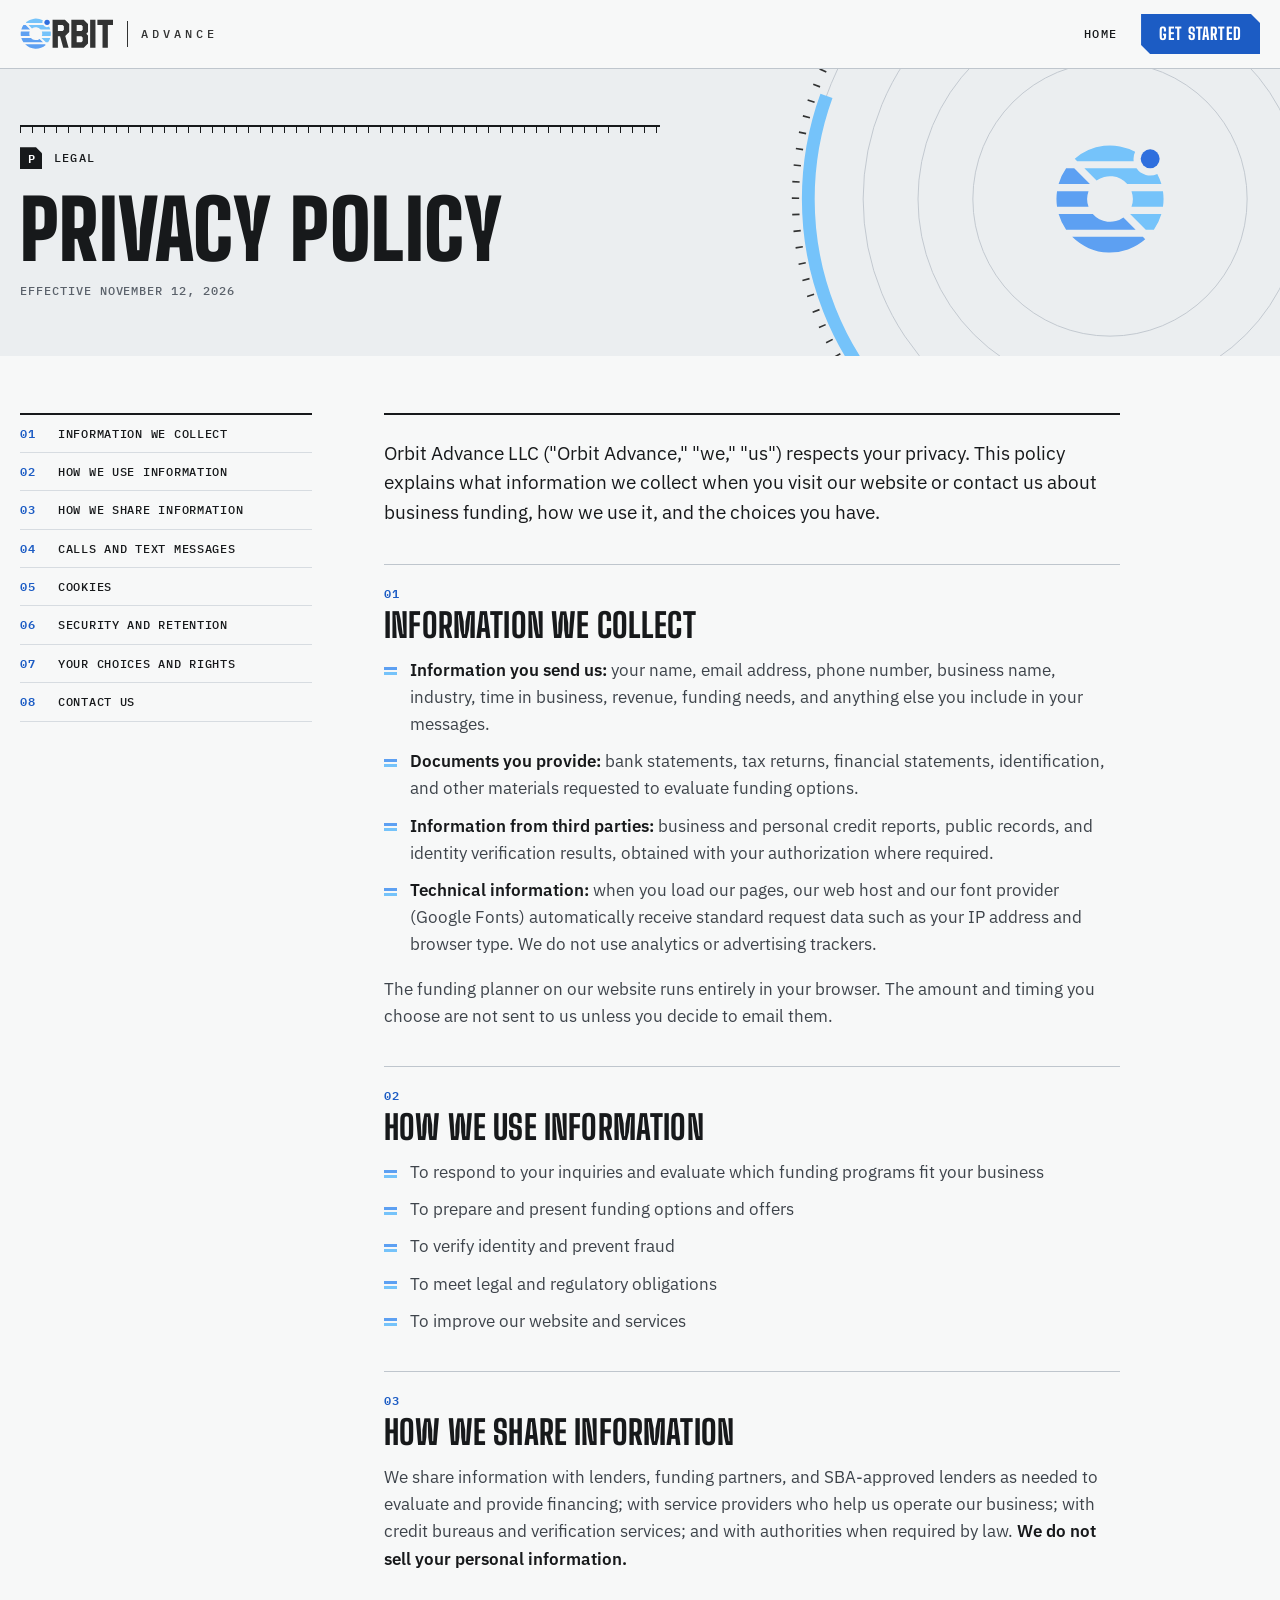
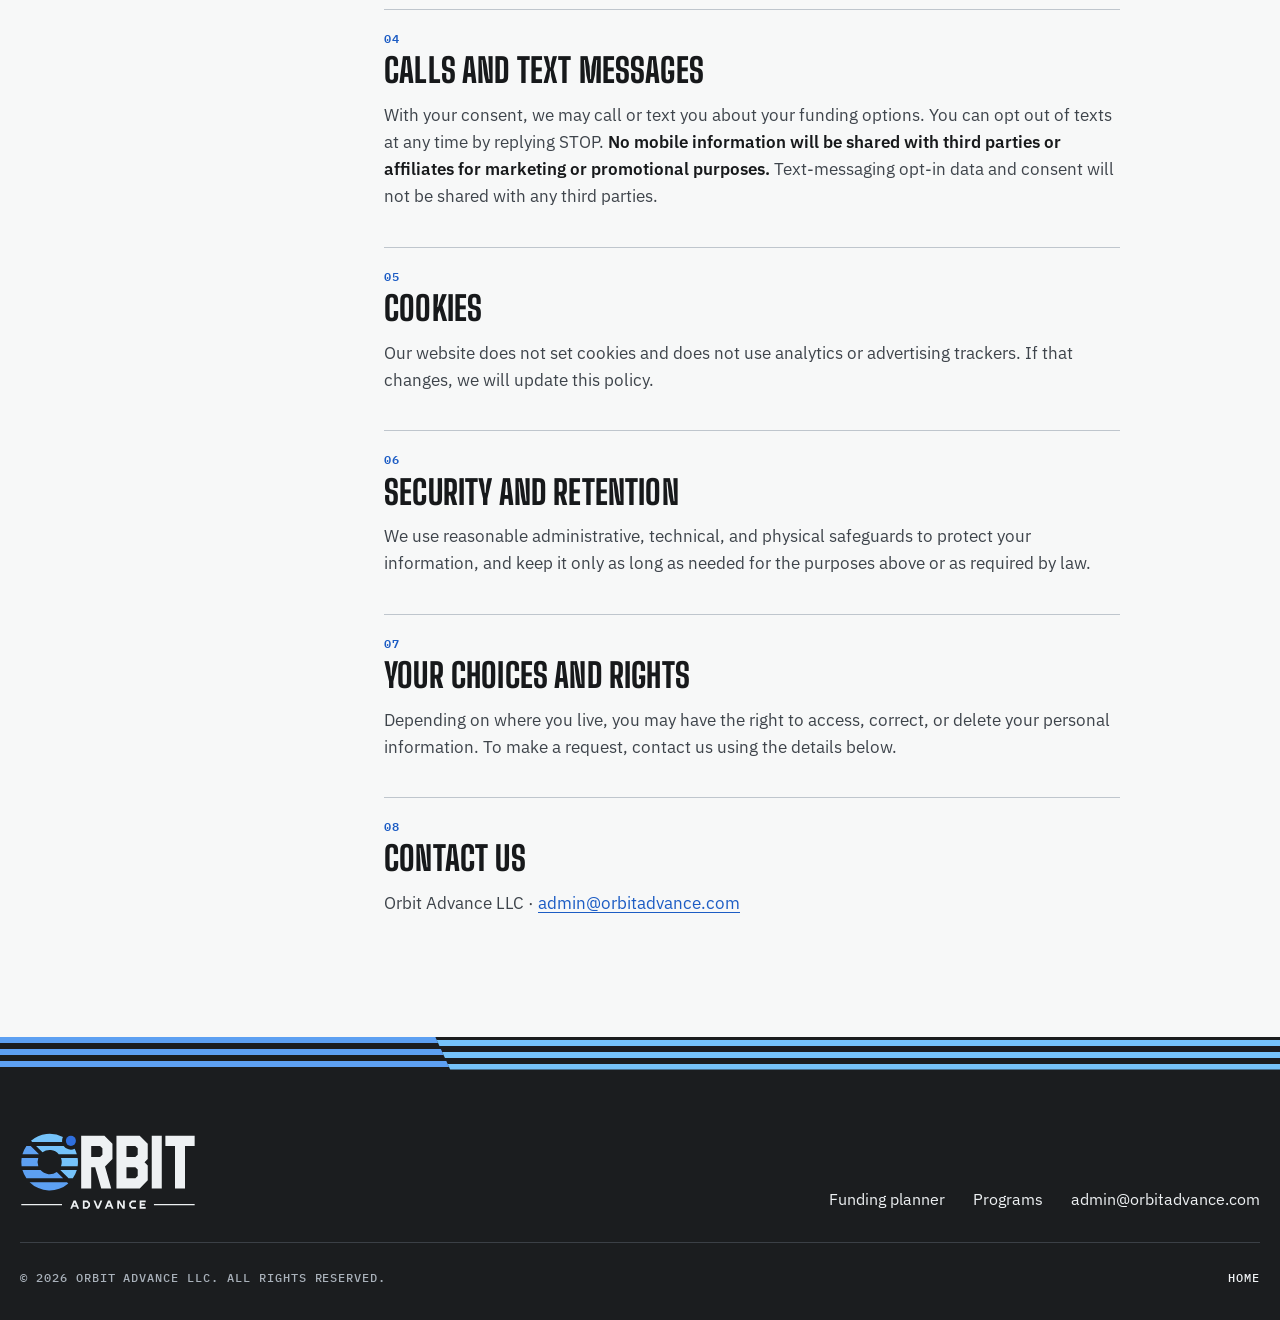
<file: privacy.html>
<!doctype html>
<html lang="en">
<head>
  <meta charset="utf-8">
  <meta name="viewport" content="width=device-width, initial-scale=1">
  <title>Privacy Policy | Orbit Advance</title>
  <meta name="robots" content="noindex">
  <meta name="theme-color" content="#1F2124">
  <link rel="icon" type="image/png" href="brand/icon-512.png">
  <link rel="apple-touch-icon" href="brand/icon-512.png">
  <link rel="icon" href="data:image/svg+xml,%3Csvg xmlns='http://www.w3.org/2000/svg' viewBox='25.7 16.85 145.3 145.3'%3E%3Cpath fill='%235DA0F2' d='M40.45 49H51.16L71.85 69.69H30.53A70.65 70.65 0 0 1 40.45 49zM28.46 79.15H70.02A30.15 30.15 0 0 0 70.02 99.85H28.46A70.65 70.65 0 0 1 28.46 79.15zM30.53 109.31H75.61A30.15 30.15 0 0 0 116.06 113.9L132.16 130H40.45A70.65 70.65 0 0 1 30.53 109.31zM48.39 139.46H141.62L144.85 142.69A70.65 70.65 0 0 1 48.39 139.46z'/%3E%3Cpath fill='%2375C3FA' d='M129.6 39.54H55.08L51.84 36.31A70.65 70.65 0 0 1 131.5 27.11A21.96 21.96 0 0 0 129.6 39.54zM64.54 49H133.29A21.96 21.96 0 0 0 160.74 56.35A70.65 70.65 0 0 1 166.17 69.69H121.08A30.15 30.15 0 0 0 80.63 65.1zM126.67 79.15H168.24A70.65 70.65 0 0 1 168.24 99.85H126.67A30.15 30.15 0 0 0 126.67 79.15zM124.84 109.31H166.17A70.65 70.65 0 0 1 156.24 130H145.54z'/%3E%3Ccircle cx='151.35' cy='36.5' r='12.5' fill='%232F6FDE'/%3E%3C/svg%3E">
  <link rel="preconnect" href="https://fonts.googleapis.com">
  <link rel="preconnect" href="https://fonts.gstatic.com" crossorigin>
  <link href="https://fonts.googleapis.com/css2?family=Big+Shoulders+Display:wght@700;800;900&family=IBM+Plex+Mono:wght@400;500;600&family=IBM+Plex+Sans:wght@400;500;600;700&display=swap" rel="stylesheet">
  <link rel="stylesheet" href="styles.css">
</head>
<body>
<a class="skip" href="#main">Skip to content</a>

<svg width="0" height="0" style="position:absolute" aria-hidden="true" focusable="false">
  <defs>
    <g id="oa-art-ring"><path fill="#5DA0F2" d="M40.45 49H51.16L71.85 69.69H30.53A70.65 70.65 0 0 1 40.45 49zM28.46 79.15H70.02A30.15 30.15 0 0 0 70.02 99.85H28.46A70.65 70.65 0 0 1 28.46 79.15zM30.53 109.31H75.61A30.15 30.15 0 0 0 116.06 113.9L132.16 130H40.45A70.65 70.65 0 0 1 30.53 109.31zM48.39 139.46H141.62L144.85 142.69A70.65 70.65 0 0 1 48.39 139.46z"/><path fill="#75C3FA" d="M129.6 39.54H55.08L51.84 36.31A70.65 70.65 0 0 1 131.5 27.11A21.96 21.96 0 0 0 129.6 39.54zM64.54 49H133.29A21.96 21.96 0 0 0 160.74 56.35A70.65 70.65 0 0 1 166.17 69.69H121.08A30.15 30.15 0 0 0 80.63 65.1zM126.67 79.15H168.24A70.65 70.65 0 0 1 168.24 99.85H126.67A30.15 30.15 0 0 0 126.67 79.15zM124.84 109.31H166.17A70.65 70.65 0 0 1 156.24 130H145.54z"/><circle cx="151.35" cy="36.5" r="12.5" fill="#2F6FDE"/></g>
    <path id="oa-art-rbit" fill-rule="evenodd" d="M177 24h58l20 20v38l-18.5 18.5L252 155h-25l-15-53h-10v53h-25zM202 49v28h22l6-6V55l-6-6zM265 24h58l20 20v38l-8 8 8 8v37l-20 20h-58zM290 49v28h22l6-6V55l-6-6zM290 102v28h22l6-6v-16l-6-6zM353 24h25v131h-25zM387 24h73v25h-24v106h-25V49h-24z"/>
    <symbol id="oa-ring" viewBox="1.4 1.6 168 168"><use href="#oa-art-ring" transform="translate(-28.74 -18.27) scale(1.1606)"/></symbol>
    <symbol id="oa-orbit" viewBox="0 1.6 463 168"><g transform="translate(-25.82 -8.846) scale(1.055)"><use href="#oa-art-ring"/><use href="#oa-art-rbit" fill="currentColor"/></g></symbol>
    <symbol id="oa-logo" viewBox="0 0 463 212"><g transform="translate(-25.82 -12.559) scale(1.055)"><use href="#oa-art-ring"/><use href="#oa-art-rbit" fill="currentColor"/><path fill="currentColor" fill-rule="evenodd" d="M149.78 205.85 158.15 185.15 163.52 185.15 171.89 205.85 167.25 205.85 165.32 201.09 156.34 201.09 154.42 205.85zM157.94 197.13 160.83 189.98 163.72 197.13zM181.2 185.15 192.87 185.15 199.07 191.36 199.07 199.64 192.87 205.85 181.2 205.85zM185.5 189.45 191.09 189.45 194.77 193.14 194.77 197.86 191.09 201.55 185.5 201.55zM207.65 185.15 216.01 205.85 221.39 205.85 229.75 185.15 225.11 185.15 218.7 201.02 212.28 185.15zM235.55 205.85 243.92 185.15 249.29 185.15 257.66 205.85 253.02 205.85 251.1 201.09 242.12 201.09 240.19 205.85zM243.72 197.13 246.61 189.98 249.5 197.13zM266.98 205.85 266.98 185.15 272.13 185.15 281.49 199.33 281.49 185.15 285.79 185.15 285.79 205.85 280.64 205.85 271.28 191.67 271.28 205.85zM302.96 185.15 313.69 185.15 313.69 189.45 304.75 189.45 301.06 193.14 301.06 197.86 304.75 201.55 313.69 201.55 313.69 205.85 302.96 205.85 296.76 199.64 296.76 191.36zM322.86 185.15 337.91 185.15 337.91 189.45 327.16 189.45 327.16 193.35 335.81 193.35 335.81 197.65 327.16 197.65 327.16 201.55 337.91 201.55 337.91 205.85 322.86 205.85zM27.69 194.17H129.25v2.67H27.69zM358.44 194.17H460v2.67H358.44z"/></g></symbol>
  </defs>
</svg>

<header class="header header--legal">
  <div class="wrap header__inner">
    <a class="logo" href="index.html" aria-label="Orbit Advance home">
      <svg class="logo__orbit" viewBox="0 1.6 463 168" aria-hidden="true"><use href="#oa-orbit"/></svg>
      <span class="logo__sub">Advance</span>
    </a>
    <div class="header__cta header__cta--legal">
      <a class="header__home" href="index.html">Home</a>
      <a class="btn btn--primary btn--sm" href="index.html#contact">Get started</a>
    </div>
  </div>
</header>

<main class="legal" id="main">
  <div class="legal__band">
    <svg class="sba__art" viewBox="0 0 700 700" aria-hidden="true" focusable="false">
      <g class="sba__art-orbits"><circle cx="350" cy="350" r="150"/><circle cx="350" cy="350" r="210"/><circle cx="350" cy="350" r="270"/><circle cx="350" cy="350" r="330"/></g>
      <circle class="sba__art-ticks" cx="350" cy="350" r="344" pathLength="360" stroke-dasharray="0.3 2.7"/>
      <g transform="rotate(-90 350 350)">
        <circle class="sba__art-sky" cx="350" cy="350" r="330" pathLength="360" stroke-dasharray="290 70"/>
        <circle class="sba__art-blue" cx="350" cy="350" r="330" pathLength="360" stroke-dasharray="200 160"/>
      </g>
      <use href="#oa-ring" x="290" y="290" width="120" height="120"/>
    </svg>
    <div class="wrap">
      <div class="legal__title">
        <p class="kicker"><b aria-hidden="true">P</b>Legal</p>
        <h1>Privacy Policy</h1>
        <p class="updated">Effective November 12, 2026</p>
      </div>
    </div>
  </div>

  <div class="legal__main">
    <div class="wrap legal__grid">
      <nav aria-label="On this page">
        <ol class="toc">
          <li><a href="#p-collect">Information we collect</a></li>
          <li><a href="#p-use">How we use information</a></li>
          <li><a href="#p-share">How we share information</a></li>
          <li><a href="#p-calls">Calls and text messages</a></li>
          <li><a href="#p-cookies">Cookies</a></li>
          <li><a href="#p-security">Security and retention</a></li>
          <li><a href="#p-rights">Your choices and rights</a></li>
          <li><a href="#p-contact">Contact us</a></li>
        </ol>
      </nav>

      <div class="legal__body">
        <p class="legal__intro">Orbit Advance LLC ("Orbit Advance," "we," "us") respects your privacy. This policy explains what information we collect when you visit our website or contact us about business funding, how we use it, and the choices you have.</p>

        <h2 id="p-collect">Information we collect</h2>
        <ul>
          <li><strong>Information you send us:</strong> your name, email address, phone number, business name, industry, time in business, revenue, funding needs, and anything else you include in your messages.</li>
          <li><strong>Documents you provide:</strong> bank statements, tax returns, financial statements, identification, and other materials requested to evaluate funding options.</li>
          <li><strong>Information from third parties:</strong> business and personal credit reports, public records, and identity verification results, obtained with your authorization where required.</li>
          <li><strong>Technical information:</strong> when you load our pages, our web host and our font provider (Google Fonts) automatically receive standard request data such as your IP address and browser type. We do not use analytics or advertising trackers.</li>
        </ul>
        <p>The funding planner on our website runs entirely in your browser. The amount and timing you choose are not sent to us unless you decide to email them.</p>

        <h2 id="p-use">How we use information</h2>
        <ul>
          <li>To respond to your inquiries and evaluate which funding programs fit your business</li>
          <li>To prepare and present funding options and offers</li>
          <li>To verify identity and prevent fraud</li>
          <li>To meet legal and regulatory obligations</li>
          <li>To improve our website and services</li>
        </ul>

        <h2 id="p-share">How we share information</h2>
        <p>We share information with lenders, funding partners, and SBA-approved lenders as needed to evaluate and provide financing; with service providers who help us operate our business; with credit bureaus and verification services; and with authorities when required by law. <strong>We do not sell your personal information.</strong></p>

        <h2 id="p-calls">Calls and text messages</h2>
        <p>With your consent, we may call or text you about your funding options. You can opt out of texts at any time by replying STOP. <strong>No mobile information will be shared with third parties or affiliates for marketing or promotional purposes.</strong> Text-messaging opt-in data and consent will not be shared with any third parties.</p>

        <h2 id="p-cookies">Cookies</h2>
        <p>Our website does not set cookies and does not use analytics or advertising trackers. If that changes, we will update this policy.</p>

        <h2 id="p-security">Security and retention</h2>
        <p>We use reasonable administrative, technical, and physical safeguards to protect your information, and keep it only as long as needed for the purposes above or as required by law.</p>

        <h2 id="p-rights">Your choices and rights</h2>
        <p>Depending on where you live, you may have the right to access, correct, or delete your personal information. To make a request, contact us using the details below.</p>

        <h2 id="p-contact">Contact us</h2>
        <p>Orbit Advance LLC &middot; <a href="mailto:admin@orbitadvance.com">admin@orbitadvance.com</a></p>
      </div>
    </div>
  </div>
</main>

<footer class="footer footer--slim">
  <div class="rail" aria-hidden="true"></div>
  <div class="wrap">
    <div class="footer__slim">
      <a class="footer__logo" href="index.html" aria-label="Orbit Advance home">
        <svg viewBox="0 0 463 212" aria-hidden="true"><use href="#oa-logo"/></svg>
      </a>
      <ul>
        <li><a href="index.html#planner">Funding planner</a></li>
        <li><a href="index.html#programs">Programs</a></li>
        <li><a href="mailto:admin@orbitadvance.com">admin@orbitadvance.com</a></li>
      </ul>
    </div>
    <div class="footer__bottom">
      <span>&copy; <span data-year>2026</span> Orbit Advance LLC. All rights reserved.</span>
      <a href="index.html">Home</a>
    </div>
  </div>
</footer>
<script src="main.js" defer></script>
</body>
</html>
</file>
<file: styles.css>
/* Orbit Advance — "Flight plan" design
   Paper white and cool grey, charcoal ink, the two logo blues as flat stripes, rings and arcs.
   Squared and chamfered corners throughout (the wordmark's 45-degree cut), never rounded.
   One device runs through the page: time to funds drawn as a bar on a shared four-step scale
   (48 hours, 1 week, 1 month, 3 months). Solid = the fastest typical time, stripes = the usual range. */
:root{
  --paper:#F7F8F8; --white:#fff; --grey:#EBEEF0; --grid:#E6E9EC;
  --ink:#17191B; --char:#323333; --body:#3E444B; --muted:#5A616A;
  --rule:#BFC6CD; --hair:#D7DCE1;
  --sky:#75C3FA; --blue:#5DA0F2; --blue-ink:#1C5CC4; --blue-deep:#154A9F;
  --slab:#1B1D1F; --slab-2:#24272A; --slab-line:#3B4046; --slab-ctl:#7A838D; --on-slab:#EEF1F3; --on-slab-muted:#A9B1BA;
  --amber:#F5B83D; --amber-ink:#8A5A00;
  --display:"Big Shoulders Display","Barlow Condensed","Arial Narrow",Impact,sans-serif;
  --text:"IBM Plex Sans",system-ui,-apple-system,"Segoe UI",Roboto,Arial,sans-serif;
  --mono:"IBM Plex Mono",ui-monospace,"SFMono-Regular",Consolas,monospace;
  --wrap:1240px;
  /* state glyphs: tick, exclamation mark, cross */
  --g-tick-dark:url("data:image/svg+xml,%3Csvg xmlns='http://www.w3.org/2000/svg' viewBox='0 0 18 18'%3E%3Cpath d='M4 9.4 7.6 13 14 5.6' fill='none' stroke='%2317191B' stroke-width='2.4'/%3E%3C/svg%3E");
  --g-tick-light:url("data:image/svg+xml,%3Csvg xmlns='http://www.w3.org/2000/svg' viewBox='0 0 18 18'%3E%3Cpath d='M4 9.4 7.6 13 14 5.6' fill='none' stroke='%23fff' stroke-width='2.6'/%3E%3C/svg%3E");
  --g-bang-dark:url("data:image/svg+xml,%3Csvg xmlns='http://www.w3.org/2000/svg' viewBox='0 0 18 18'%3E%3Cpath d='M9 3.6v7M9 12.6v2' fill='none' stroke='%2317191B' stroke-width='2.6'/%3E%3C/svg%3E");
  --g-bang-light:url("data:image/svg+xml,%3Csvg xmlns='http://www.w3.org/2000/svg' viewBox='0 0 18 18'%3E%3Cpath d='M9 3.6v7M9 12.6v2' fill='none' stroke='%23fff' stroke-width='2.6'/%3E%3C/svg%3E");
  --g-x-slab:url("data:image/svg+xml,%3Csvg xmlns='http://www.w3.org/2000/svg' viewBox='0 0 18 18'%3E%3Cpath d='M5.2 5.2l7.6 7.6M12.8 5.2l-7.6 7.6' fill='none' stroke='%23A9B1BA' stroke-width='1.8'/%3E%3C/svg%3E");
  --g-x-paper:url("data:image/svg+xml,%3Csvg xmlns='http://www.w3.org/2000/svg' viewBox='0 0 18 18'%3E%3Cpath d='M5.2 5.2l7.6 7.6M12.8 5.2l-7.6 7.6' fill='none' stroke='%235A616A' stroke-width='1.8'/%3E%3C/svg%3E");
}
*,*::before,*::after{box-sizing:border-box}
html{scroll-behavior:smooth;scroll-padding-top:84px;-webkit-text-size-adjust:100%}
body{margin:0;font-family:var(--text);font-size:1.0625rem;line-height:1.6;color:var(--body);background:var(--paper);-webkit-font-smoothing:antialiased}
img,svg{display:block;max-width:100%}
a{color:var(--blue-ink);text-underline-offset:3px}
a:hover{color:var(--blue-deep)}
h1,h2,h3{font-family:var(--display);font-weight:800;color:var(--ink);line-height:1;margin:0;text-transform:uppercase;letter-spacing:.005em;text-wrap:balance}
h1{font-size:clamp(3.5rem,6.7vw,6rem);font-weight:900;line-height:.9}
h1 span{display:block}
h1 em{font-style:normal;color:var(--blue-ink)}
h2{font-size:clamp(2.5rem,5.1vw,4.3rem)}
h3{font-size:1.9rem}
p{margin:0 0 1em}
ul,ol{margin:0;padding:0;list-style:none}
strong{color:var(--ink);font-weight:600}
.lc{text-transform:none}
.wrap{width:min(100% - 40px,var(--wrap));margin-inline:auto}
.sr-only{position:absolute;width:1px;height:1px;overflow:hidden;clip:rect(0 0 0 0);white-space:nowrap}
.skip{position:absolute;left:12px;top:-80px;z-index:100;background:var(--ink);color:#fff;padding:12px 18px;font-family:var(--mono);font-size:.8rem;letter-spacing:.1em;text-transform:uppercase}
.skip:focus{top:12px;color:#fff}
:focus-visible{outline:3px solid var(--blue-ink);outline-offset:3px}
.slab :focus-visible,.footer :focus-visible,.sba__look :focus-visible,.section--how :focus-visible{outline-color:var(--sky)}

/* Small instrument-style labels: never below 12px */
.eyebrow,.kicker,.lane__no,.lane__time,.lane em,.hero__points,.range__note,.key,.lanes__origin,.slab__bar,.field__scale,.field__result,.board__scale,.board__flag,
.orbit__label,.facts dt,.orbit__list strong,.orbit__plan span,.compare thead small,.compare tbody th,.sba-card__tag,.slip__title,.slip__meta dt,.faq__more p,
.footer h3,.footer__bottom,.updated,.textlink,.nav a,.header__home,.logo__sub,.toc a{font-family:var(--mono);font-weight:500;font-size:.75rem;letter-spacing:.08em;text-transform:uppercase}

/* The logo's stripes with its slanted cut, as a small glyph */
.stripes{display:inline-block;flex:none;width:24px;height:13px;margin-right:12px;vertical-align:-1px;
  background:linear-gradient(var(--blue) 0 3px,transparent 3px 5px,var(--sky) 5px 8px,transparent 8px 10px,var(--blue) 10px 13px);
  clip-path:polygon(0 0,calc(100% - 6px) 0,100% 100%,0 100%)}

/* Time bar: solid up to the fastest typical time, stripes across the usual range, ends cut on the logo's slant.
   --fast and --slow are positions on the shared scale (25% = 48 hours, 50% = 1 week, 75% = 1 month, 100% = 3 months). */
.tbar{--h:10px;--s:5px;--solid:var(--blue);--range:var(--sky);--tick:transparent;position:relative;display:block;height:var(--h);
  background:linear-gradient(90deg,transparent calc(100% - 1px),var(--tick) calc(100% - 1px)) 0 0/25% 100%}
.tbar::before,.tbar::after{content:"";position:absolute;top:0;bottom:0}
.tbar::before{left:calc(var(--fast) - var(--s) + 3px);width:calc(var(--slow) - var(--fast) + var(--s) - 3px);
  background:repeating-linear-gradient(180deg,var(--range) 0 2px,transparent 2px 4px);
  clip-path:polygon(0 0,calc(100% - var(--s)) 0,100% 100%,var(--s) 100%)}
.tbar::after{left:0;width:var(--fast);background:var(--solid);clip-path:polygon(0 0,calc(100% - var(--s)) 0,100% 100%,0 100%)}
.tbar--mini{--h:6px;--s:3px}

/* Buttons: squared, with the wordmark's chamfer on two corners */
.btn{--c:11px;--bg:var(--blue-ink);position:relative;isolation:isolate;display:inline-flex;align-items:center;justify-content:center;gap:.6em;
  font-family:var(--display);font-weight:800;font-size:1.2rem;line-height:1;letter-spacing:.07em;text-transform:uppercase;
  padding:15px 24px 14px;color:#fff;text-decoration:none;border:0;background:none;cursor:pointer;text-align:center}
.btn::before{content:"";position:absolute;inset:0;z-index:-1;background:var(--bg);transition:background .15s;
  clip-path:polygon(0 0,calc(100% - var(--c)) 0,100% var(--c),100% 100%,var(--c) 100%,0 calc(100% - var(--c)))}
.btn:hover{color:#fff;--bg:var(--blue-deep)}
.btn--sm{font-size:1.05rem;padding:12px 18px 11px;--c:9px}
.btn--lg{font-size:1.4rem;padding:19px 30px 17px;--c:13px}
.btn__ico{width:.8em;height:.8em;flex:none;fill:none;stroke:currentColor;stroke-width:2.2;stroke-linecap:square}
.btn--ghost{color:var(--ink);--bg:var(--ink);--fill:var(--paper)}
.btn--ghost::after{content:"";position:absolute;inset:2px;z-index:-1;background:var(--fill);transition:background .15s;
  clip-path:polygon(0 0,calc(100% - var(--c) + 1px) 0,100% calc(var(--c) - 1px),100% 100%,calc(var(--c) - 1px) 100%,0 calc(100% - var(--c) + 1px))}
.btn--ghost:hover{color:#fff;--bg:var(--ink);--fill:var(--ink)}
.btn--sky{--bg:var(--sky);color:var(--ink)}
.btn--sky:hover{--bg:#fff;color:var(--ink)}
.textlink{display:inline-flex;align-items:center;gap:.7em;font-size:.8rem;font-weight:600;color:var(--blue-ink);text-decoration:none;border-bottom:2px solid currentColor;padding-bottom:4px}

/* Header */
.header{position:sticky;top:0;z-index:50;background:var(--paper);border-bottom:1px solid var(--rule)}
.header.is-scrolled{border-bottom-color:var(--ink)}
.header__inner{display:flex;align-items:center;gap:28px;min-height:68px}
.logo{display:flex;align-items:center;gap:13px;color:var(--char);text-decoration:none;flex:none}
.logo__orbit{height:34px;width:auto;aspect-ratio:463/168}
.logo__sub{letter-spacing:.34em;color:var(--char);padding:3px 0 3px 13px;border-left:1.5px solid var(--char)}
.nav{display:flex;gap:30px;margin-left:auto}
.nav a{color:var(--ink);text-decoration:none;font-size:.78rem;letter-spacing:.1em;padding:10px 0;box-shadow:inset 0 0 0 var(--blue)}
.nav a:hover{box-shadow:inset 0 -3px 0 var(--blue)}
.nav__contact{display:none}
.header__cta{display:flex;align-items:center;gap:12px}
.header__cta--legal{margin-left:auto;gap:24px}
.header__home{color:var(--ink);text-decoration:none;font-size:.78rem;letter-spacing:.1em;padding:10px 0}
.header__home:hover{box-shadow:inset 0 -3px 0 var(--blue)}
.menu-btn{display:none;width:44px;height:44px;border:1.5px solid var(--ink);border-radius:0;background:var(--paper);cursor:pointer;position:relative;padding:0}
.menu-btn span{position:absolute;left:11px;right:11px;height:2px;background:var(--ink);transition:transform .2s}
.menu-btn span:first-child{top:15px}.menu-btn span:last-child{top:25px}
.menu-btn[aria-expanded="true"] span:first-child{transform:translateY(5px) rotate(45deg)}
.menu-btn[aria-expanded="true"] span:last-child{transform:translateY(-5px) rotate(-45deg)}

/* Hero */
.hero{position:relative;isolation:isolate;padding:clamp(22px,2.4vw,32px) 0 clamp(28px,3.4vw,44px);overflow:hidden}
.hero::before{content:"";position:absolute;inset:0;z-index:-1;
  background-image:linear-gradient(var(--grid) 1px,transparent 1px),linear-gradient(90deg,var(--grid) 1px,transparent 1px);background-size:40px 40px;background-position:50% 0;
  -webkit-mask-image:linear-gradient(100deg,transparent 30%,#000 70%);mask-image:linear-gradient(100deg,transparent 30%,#000 70%)}
.hero__grid{display:grid;grid-template-columns:minmax(0,1fr) minmax(0,min(560px,45%));grid-template-areas:"copy dial" "lanes lanes";column-gap:clamp(24px,3vw,56px);align-items:center}
.hero__copy{grid-area:copy}
.hero__orbits{grid-area:dial;position:relative}
.hero__lanes{grid-area:lanes;min-width:0}
.eyebrow{display:flex;align-items:center;font-size:.78rem;letter-spacing:.1em;color:var(--ink);margin:0 0 18px}
/* the range as a headline fact: $10K, the logo's stripes and cut, $3M */
.range{display:flex;align-items:center;gap:.3em;margin:16px 0 0;font-family:var(--display);font-weight:900;font-size:clamp(2.5rem,4.2vw,3.7rem);line-height:1;letter-spacing:.01em;color:var(--ink)}
.range b{font-weight:900}
.range__bar{--s:.26em;position:relative;flex:0 1 3.1em;min-width:1.2em;height:.56em;margin:0 .04em}
.range__bar::before,.range__bar::after{content:"";position:absolute;top:0;bottom:0}
.range__bar::before{left:0;width:42%;background:repeating-linear-gradient(180deg,var(--blue) 0 20%,transparent 20% 40%);
  clip-path:polygon(0 0,calc(100% - var(--s)) 0,100% 100%,0 100%)}
.range__bar::after{left:calc(42% - var(--s));right:0;background:repeating-linear-gradient(180deg,transparent 0 10%,var(--sky) 10% 30%,transparent 30% 40%);
  clip-path:polygon(0 0,calc(100% - var(--s)) 0,100% 100%,var(--s) 100%)}
.range__note{font-family:var(--mono);line-height:1.5;color:var(--ink);margin-left:.6rem;padding:2px 0 2px 16px;border-left:1.5px solid var(--ink)}
.hero__sub{font-size:1.16rem;line-height:1.55;max-width:32em;margin:18px 0 24px}
.hero__actions{display:flex;flex-wrap:wrap;gap:12px}
.hero__points{display:flex;flex-wrap:wrap;gap:8px 26px;margin-top:24px;padding-top:14px;border-top:1px solid var(--rule);color:var(--ink);max-width:37rem}
.hero__points li{position:relative;padding-left:20px}
.hero__points li::before{content:"";position:absolute;left:0;top:.42em;width:11px;height:8px;background:linear-gradient(var(--blue) 0 3px,transparent 3px 5px,var(--sky) 5px 8px)}
.hero__caption{margin:8px 0 0;text-align:center}
.hero__caption p{margin:0;font-size:.92rem;color:var(--body)}
.key{display:flex;flex-wrap:wrap;justify-content:center;gap:4px 20px;margin-top:6px;color:var(--muted)}
.key li{display:flex;align-items:center;gap:8px}
.key li::before{content:"";flex:none;width:22px;height:10px;clip-path:polygon(0 0,calc(100% - 5px) 0,100% 100%,0 100%)}
.key__solid::before{background:var(--blue)}
.key__range::before{background:repeating-linear-gradient(180deg,var(--sky) 0 2px,transparent 2px 4px)}
.key .key__plain::before{width:1px;height:12px;background:var(--rule);clip-path:none}

/* Orbit diagram */
.dial{width:100%;height:auto;overflow:visible}
.dial circle,.dial path{fill:none}
.dial__crop{stroke:var(--ink);stroke-width:1.2}
.dial__hair{stroke:var(--rule);stroke-width:1}
.dial__bezel{stroke:var(--ink);stroke-width:1}
.dial__ticks{stroke:var(--ink);stroke-width:8}
.dial__major{stroke:var(--ink);stroke-width:2}
.dial text{font-family:var(--mono);fill:var(--ink)}
.dial__scale text{font-size:14px;font-weight:600;letter-spacing:.05em}
.dial__orbits circle{stroke:var(--char);stroke-width:1}
.dial__arcs .sol{stroke:var(--blue);stroke-width:11}
.dial__arcs .rng circle{stroke:var(--sky);stroke-width:2.8}
.dial__start{stroke:var(--ink);stroke-width:2}
.dial__note,.dial__names text{paint-order:stroke;stroke:var(--paper);stroke-width:6px;stroke-linejoin:round}
.dial__note{font-size:14px;font-weight:600;letter-spacing:.14em}
.dial__names text{font-size:14px;font-weight:600;letter-spacing:.14em}
.dial__node circle{fill:var(--ink);transition:fill .15s}
.dial__node text{font-family:var(--display);font-weight:800;font-size:18px;fill:#fff;text-anchor:middle}
.dial__nodes a{cursor:pointer}
.dial__nodes a:hover circle{fill:var(--blue-ink)}

/* The four orbits as a strip: one cell per program, fastest first */
.lanes{display:grid;grid-template-columns:repeat(4,minmax(0,1fr));margin-top:clamp(20px,2.2vw,30px);border-top:2px solid var(--ink);border-bottom:1px solid var(--rule);background:var(--paper)}
.lanes__arcs,.lanes__origin,.lanes__note{display:none}
.lane{position:relative;display:grid;grid-template-columns:minmax(0,1fr) auto;gap:2px 12px;align-items:baseline;padding:24px 20px 15px;text-decoration:none;color:var(--body);border-left:1px solid var(--rule);transition:background .15s}
.lane:first-of-type{border-left:0;padding-left:0}
.lane .tbar{position:absolute;left:0;right:0;top:0;--tick:var(--rule)}
.lane:hover{background:var(--white);color:var(--body)}
.lane:focus-visible{outline-offset:-3px}
.lane:hover strong{color:var(--blue-ink)}
.lane__no{grid-column:1 / -1;display:flex;align-items:center;gap:8px;font-weight:600;color:var(--ink)}
.lane__no b{display:inline-grid;place-items:center;width:22px;height:22px;border-radius:50%;background:var(--ink);color:#fff;font-family:var(--display);font-weight:800;font-size:.95rem;line-height:1;letter-spacing:0}
.lane strong{grid-column:1 / -1;font-family:var(--display);font-weight:800;font-size:1.7rem;line-height:1;text-transform:uppercase;letter-spacing:.01em;color:var(--ink);margin:2px 0 6px}
.lane__time{color:var(--ink);font-weight:600;letter-spacing:.05em}
.lane em{font-style:normal;color:var(--muted);letter-spacing:.04em;white-space:nowrap}

/* Sections */
.section{position:relative;padding:clamp(56px,6.4vw,92px) 0}
.section--grey{background:var(--grey)}
.section--planner{padding:clamp(36px,4.4vw,60px) 0 clamp(44px,4.6vw,64px)}
.section__head{display:grid;grid-template-columns:minmax(0,7fr) minmax(0,5fr);gap:20px 64px;align-items:end;margin-bottom:clamp(28px,3.4vw,48px)}
.section__head--stack{grid-template-columns:minmax(0,1fr);max-width:46rem}
.section__lede{margin:0;font-size:1.1rem;max-width:34em;padding-bottom:.3em}
.kicker{grid-column:1 / -1;position:relative;display:flex;align-items:center;gap:12px;font-size:.78rem;letter-spacing:.1em;color:var(--ink);margin:0;padding-top:20px;border-top:2px solid var(--ink)}
.kicker::before{content:"";position:absolute;left:0;right:0;top:0;height:6px;background:repeating-linear-gradient(90deg,var(--ink) 0 1px,transparent 1px 12px)}
.kicker b{display:inline-grid;place-items:center;width:22px;height:22px;background:var(--ink);color:#fff;font-weight:600;letter-spacing:0;font-size:.75rem;
  clip-path:polygon(0 0,calc(100% - 6px) 0,100% 6px,100% 100%,0 100%)}

/* Planner: an instrument panel on a charcoal slab.
   Base styles are the stacked layout (phones and tablets); from 1041px the panel becomes one wide board
   where the four deadline buttons are the time scale above the bars. */
.slab{--c:38px;position:relative;isolation:isolate;color:var(--on-slab-muted)}
.slab::before{content:"";position:absolute;inset:0;z-index:-1;background:var(--slab);
  clip-path:polygon(0 0,calc(100% - var(--c)) 0,100% var(--c),100% 100%,var(--c) 100%,0 calc(100% - var(--c)))}
.slab__bar{display:flex;justify-content:space-between;gap:16px;padding:16px 56px 14px 36px;border-bottom:1px solid var(--slab-line);color:var(--on-slab-muted)}
.slab__bar span{display:flex;align-items:center}
.planner{--c1:220px;--c3:200px;--g:20px;--dl:50%}
#plannerTool[data-window="2d"] .planner{--dl:25%}
#plannerTool[data-window="month"] .planner{--dl:75%}
#plannerTool[data-window="quarter"] .planner{--dl:100%}
.planner__inputs{padding:32px 36px 34px;border-bottom:1px solid var(--slab-line)}
.planner__result{padding:32px 36px 40px}
.field--when{margin-top:30px;padding-top:26px;border-top:1px solid var(--slab-line)}
.field__top{display:flex;flex-direction:column;gap:10px}
.field label,.field__label{display:flex;align-items:center;gap:12px;font-weight:600;color:#fff;margin:0;font-size:1.06rem}
.field__no{display:inline-grid;place-items:center;flex:none;width:22px;height:22px;border:1.5px solid var(--slab-ctl);font-family:var(--mono);font-size:.75rem;font-weight:600;color:var(--on-slab)}
.field__value{display:block;font-family:var(--display);font-weight:900;font-size:clamp(3.6rem,6vw,5rem);line-height:.86;color:#fff;letter-spacing:.01em;font-variant-numeric:tabular-nums}
.field__result{display:none}
input[type=range]{--tw:20px;-webkit-appearance:none;appearance:none;display:block;width:100%;height:44px;background:transparent;margin:10px 0 0;padding:0;cursor:pointer;border-radius:0}
input[type=range]::-webkit-slider-runnable-track{height:8px;
  background:linear-gradient(90deg,var(--sky) 0 calc(var(--tw)/2 + (100% - var(--tw))*var(--pn,.4583)),#69717B 0)}
input[type=range]::-moz-range-track{height:8px;background:#69717B}
input[type=range]::-moz-range-progress{height:8px;background:var(--sky)}
input[type=range]::-webkit-slider-thumb{-webkit-appearance:none;width:20px;height:36px;margin-top:-14px;border:0;border-radius:0;
  background:linear-gradient(90deg,#fff 0 8px,var(--blue-ink) 8px 12px,#fff 12px)}
input[type=range]::-moz-range-thumb{width:20px;height:36px;border:0;border-radius:0;background:linear-gradient(90deg,#fff 0 8px,var(--blue-ink) 8px 12px,#fff 12px)}
.field__ticks{height:9px;margin:0 9.5px;background:repeating-linear-gradient(90deg,var(--slab-ctl) 0 1px,transparent 1px calc((100% - 1px)/24))}
.field__scale{position:relative;height:30px;margin:0 10px;color:var(--on-slab);letter-spacing:.05em}
.field__scale span{position:absolute;top:10px;left:calc(100%*var(--x));transform:translateX(-50%);white-space:nowrap}
.field__scale span::before{content:"";position:absolute;left:50%;top:-19px;width:1px;height:16px;background:var(--on-slab)}
.field__scale span:first-child{transform:translateX(-10px)}
.field__scale span:first-child::before{left:10px}
.field__scale span:last-child{transform:translateX(calc(-100% + 10px))}
.field__scale span:last-child::before{left:auto;right:10px}
.chips{display:grid;grid-template-columns:repeat(4,minmax(0,1fr));gap:10px;margin-top:16px}
.chip{--c:10px;--line:var(--slab-ctl);--fill:var(--slab);position:relative;isolation:isolate;display:flex;align-items:center;gap:10px;font:inherit;font-weight:600;font-size:1rem;line-height:1.25;color:#fff;background:none;border:0;border-radius:0;
  padding:12px 14px;cursor:pointer;text-align:left;min-height:60px}
.chip::before,.chip::after{content:"";position:absolute;z-index:-1}
.chip::before{inset:0;background:var(--line);clip-path:polygon(0 0,calc(100% - var(--c)) 0,100% var(--c),100% 100%,0 100%)}
.chip::after{inset:1.5px;background:var(--fill);clip-path:polygon(0 0,calc(100% - var(--c) + .6px) 0,100% calc(var(--c) - .6px),100% 100%,0 100%)}
.chip:hover{--line:var(--sky)}
.chip:focus-visible{z-index:2}
.chip__box{flex:none;width:14px;height:14px;border:1.5px solid var(--slab-ctl)}
.chip[aria-pressed="true"]{--line:var(--sky);--fill:var(--sky);color:var(--ink);z-index:1}
.chip[aria-pressed="true"] .chip__box{border-color:var(--ink);background:var(--ink) url("data:image/svg+xml,%3Csvg xmlns='http://www.w3.org/2000/svg' viewBox='0 0 12 12'%3E%3Cpath d='M2.5 6.2 5 8.6 9.5 3.6' fill='none' stroke='%23fff' stroke-width='1.8'/%3E%3C/svg%3E") center/12px no-repeat}
.readout{display:flex;align-items:center;gap:24px;margin-bottom:24px}
.scope{width:104px;height:104px;flex:none}
.scope__hair{fill:none;stroke:var(--slab-line);stroke-width:1}
.scope__o{fill:none;stroke:var(--sky);stroke-width:5}
.scope__o[data-state="tight"]{stroke:var(--amber);stroke-dasharray:8 5}
.scope__o[data-state="out"]{stroke:var(--slab-ctl);stroke-width:1.5;stroke-dasharray:2 4}
.planner__summary{font-size:1.1rem;line-height:1.45;color:var(--on-slab);margin:0}
.planner__summary strong{display:block;font-family:var(--display);font-weight:900;font-size:clamp(2.3rem,3.6vw,3.1rem);line-height:.95;text-transform:uppercase;letter-spacing:.01em;color:#fff;margin-bottom:6px}
.planner__nojs{color:#fff;margin-bottom:22px}
/* results board: name, time bar on the shared scale, status */
.board__scale,.board__row,.board__foot{display:grid;grid-template-columns:var(--c1) minmax(0,1fr) var(--c3);column-gap:var(--g)}
.board__scale{border-bottom:1px solid var(--slab-line);color:var(--on-slab-muted)}
.board__scale > div{grid-column:2;display:grid;grid-template-columns:repeat(4,minmax(0,1fr));border-left:1px solid var(--slab-line)}
.board__scale span{padding:0 6px 7px 0;text-align:right;border-right:1px solid var(--slab-line);letter-spacing:.04em;white-space:nowrap}
#plannerTool[data-window="2d"] .board__scale span:nth-child(1),#plannerTool[data-window="week"] .board__scale span:nth-child(2),
#plannerTool[data-window="month"] .board__scale span:nth-child(3),#plannerTool[data-window="quarter"] .board__scale span:nth-child(4){color:#fff;font-weight:600}
.board__row{position:relative;min-height:74px;border-bottom:1px solid var(--slab-line)}
.board__row::before{content:"";position:absolute;left:0;top:10px;bottom:10px;width:6px;background:var(--sky)}
.board__no{position:absolute;left:20px;top:50%;transform:translateY(-50%);font-family:var(--display);font-weight:800;font-size:2.1rem;line-height:1;color:#fff}
.board__name{grid-column:1;grid-row:1;align-self:end;padding:13px 0 0 68px;color:#fff;font-weight:600;line-height:1.3}
.board__facts{grid-column:1;grid-row:2;align-self:start;padding:1px 0 13px 68px;font-size:.86rem;line-height:1.4;color:var(--on-slab-muted)}
.board__time{grid-column:2;grid-row:1 / span 2;position:relative;display:flex;align-items:center;border-left:1px solid var(--slab-line);
  background:linear-gradient(90deg,transparent calc(100% - 1px),var(--slab-line) calc(100% - 1px)) 0 0/25% 100%}
.board__time::before{content:"";position:absolute;left:0;top:0;bottom:0;width:var(--dl);background:rgba(117,195,250,.09)}
.board__time::after{content:"";position:absolute;left:calc(var(--dl) - 2px);top:-1px;bottom:-1px;width:2px;background:#fff}
.board__time .tbar{flex:1;--h:14px;--s:6.5px;--solid:var(--sky);--range:var(--sky)}
.board__status{grid-column:3;grid-row:1 / span 2;align-self:center;display:flex;align-items:flex-start;gap:11px;font-size:.95rem;font-weight:600;line-height:1.35;color:var(--sky)}
.board__status::before{content:"";flex:none;width:20px;height:20px;margin-top:.05em;background:var(--sky) var(--g-tick-dark) center/20px no-repeat}
.board__row[data-state="tight"]::before{background:repeating-linear-gradient(var(--amber) 0 5px,transparent 5px 9px)}
.board__row[data-state="tight"] .tbar{--solid:var(--amber);--range:var(--amber)}
.board__row[data-state="tight"] .board__status{color:var(--amber)}
.board__row[data-state="tight"] .board__status::before{background:var(--amber) var(--g-bang-dark) center/20px no-repeat}
.board__row[data-state="out"]::before{width:0;background:none;border-left:2px dotted var(--slab-ctl)}
.board__row[data-state="out"] .board__no,.board__row[data-state="out"] .board__name{color:var(--on-slab-muted)}
.board__row[data-state="out"] .tbar{--solid:var(--slab-ctl);--range:var(--slab-ctl)}
.board__row[data-state="out"] .board__status{color:var(--on-slab-muted);font-weight:500}
.board__row[data-state="out"] .board__status::before{background:var(--g-x-slab) center/20px no-repeat;box-shadow:inset 0 0 0 1.5px var(--slab-ctl)}
.board__foot > div{grid-column:2;position:relative;height:42px}
.board__foot > div::before{content:"";position:absolute;left:calc(var(--dl) - 2px);top:0;height:12px;width:2px;background:#fff}
.board__flag{position:absolute;top:11px;left:clamp(58px,var(--dl),100% - 58px);transform:translateX(-50%);padding:3px 8px 2px;background:#fff;color:var(--ink);font-weight:600;letter-spacing:.06em;white-space:nowrap}
.planner__key{display:flex;flex-wrap:wrap;align-items:center;justify-content:space-between;gap:10px 32px;margin-top:8px}
.legend{display:flex;flex-wrap:wrap;gap:8px 22px;font-size:.88rem;color:var(--on-slab)}
.legend li{display:flex;align-items:center;gap:8px}
.legend li::before{content:"";flex:none;width:16px;height:16px}
.legend__in::before{background:var(--sky) var(--g-tick-dark) center/16px no-repeat}
.legend__tight::before{background:var(--amber) var(--g-bang-dark) center/16px no-repeat}
.legend__out::before{background:var(--g-x-slab) center/16px no-repeat;box-shadow:inset 0 0 0 1.5px var(--slab-ctl)}
.legend .legend__solid::before,.legend .legend__range::before{width:22px;height:10px;clip-path:polygon(0 0,calc(100% - 5px) 0,100% 100%,0 100%)}
.legend__solid::before{background:var(--sky)}
.legend__range::before{background:repeating-linear-gradient(180deg,var(--sky) 0 2px,transparent 2px 4px)}
.planner__hint{margin:0;font-size:.88rem;color:var(--on-slab-muted)}
.planner__actions{margin-top:24px}
.planner__note{margin:20px 0 0;font-size:.92rem;color:var(--muted);max-width:64em;padding-left:18px;border-left:2px solid var(--rule)}

@media (min-width:1041px){
  .planner{--c1:clamp(226px,22vw,320px);--c3:clamp(184px,17.5vw,250px);--g:24px;--px:36px;
    display:grid;grid-template-columns:var(--c1) minmax(0,1fr) var(--c3);column-gap:var(--g);padding:0 var(--px) 40px}
  .planner__inputs,.planner__result{display:contents}
  .field--amount,.field--when,.planner__nojs,.board-wrap,.planner__key{grid-column:1 / -1}
  .field--amount{display:grid;grid-template-columns:var(--c1) minmax(0,1fr);column-gap:var(--g);align-items:end;padding:28px 0 22px}
  .field__value{font-size:min(4.6rem,calc(var(--c1) / 4.5))}
  .field--when{display:grid;grid-template-columns:var(--c1) minmax(0,1fr) var(--c3);column-gap:var(--g);margin:0 calc(-1*var(--px));padding:18px var(--px) 0;border-top:1px solid var(--slab-line)}
  .field--when .field__label{align-self:center}
  .chips{gap:0;margin:0}
  .chip{min-height:62px;padding:10px 12px 10px 14px}
  .chip + .chip{margin-left:-1.5px}
  .field__result{display:block;align-self:end;margin:0;padding-bottom:9px;color:var(--on-slab-muted)}
  .planner__nojs{margin:24px 0}
  .board__scale{display:none}
  .board__no{left:22px}
  .board__name,.board__facts{padding-left:76px}
  .planner__key{margin-top:4px;padding-bottom:22px;border-bottom:1px solid var(--slab-line)}
  .readout{grid-column:1 / 3;order:1;margin:0;padding-top:24px}
  .scope{width:96px;height:96px}
  .planner__summary{display:flex;flex-wrap:wrap;align-items:baseline;gap:4px 18px;font-size:1.16rem}
  .planner__summary strong{margin:0}
  .planner__actions{grid-column:3;order:2;align-self:center;justify-self:end;margin:0;padding-top:24px}
  .planner__actions .btn{white-space:nowrap}
}
@media (min-width:1041px) and (max-width:1300px){
  .dial__scale text,.dial__note,.dial__names text{font-size:16px}
}
@media (min-width:1041px) and (max-width:1140px){
  .hero__grid{grid-template-columns:minmax(0,1fr) minmax(0,48%)}
}
@media (min-width:1041px) and (max-width:1240px){
  .chip{font-size:.92rem;gap:8px;padding:10px 8px 10px 11px}
  .lane{grid-template-columns:minmax(0,1fr);padding-right:14px}
  .lane strong{font-size:1.45rem}
}

/* Programs: four orbit plates on one shared axis */
.orbits{--ax:70px;position:relative;isolation:isolate;display:grid;gap:14px}
.orbits::before{content:"";position:absolute;left:calc(var(--ax) - 1px);top:66px;bottom:66px;border-left:2px dashed var(--rule)}
.orbit{--c:34px;position:relative;display:grid;grid-template-columns:196px minmax(0,1fr) 316px;grid-template-areas:"id head facts" "id more facts" "id more act";grid-template-rows:auto 1fr auto;gap:12px 40px;padding:26px 40px 26px 34px}
.orbit::before{content:"";position:absolute;inset:0;z-index:-1;background:var(--white);
  clip-path:polygon(0 0,calc(100% - var(--c)) 0,100% var(--c),100% 100%,0 100%)}
.orbit::after{content:"";position:absolute;left:0;top:0;bottom:0;width:6px;z-index:-1;background:linear-gradient(var(--blue) 0 50%,var(--sky) 50%)}
.orbit__id{grid-area:id;position:relative;display:grid;grid-template-columns:72px minmax(0,1fr);gap:8px 14px;align-content:start}
.orbit:last-child .orbit__id::after{content:"";position:absolute;left:0;top:78px;bottom:-26px;width:72px;background:var(--white)}
.orbit__glyph{grid-column:1;grid-row:1;width:72px;height:72px;margin-top:6px}
.orbit__glyph circle{fill:none;stroke:var(--rule);stroke-width:1.5}
.orbit__glyph .bg{fill:var(--white);stroke:none}
.orbit__glyph circle.on{stroke:var(--blue-ink);stroke-width:5}
.orbit__no{grid-column:2;grid-row:1;margin:0;font-family:var(--display);font-weight:900;font-size:6.9rem;line-height:.8;letter-spacing:-.01em;color:var(--blue);
  background:repeating-linear-gradient(180deg,var(--blue) 0 .052em,transparent .052em .078em,var(--sky) .078em .13em,transparent .13em .156em);
  -webkit-background-clip:text;background-clip:text;-webkit-text-fill-color:transparent}
.orbit__label{grid-column:2;grid-row:2;margin:0;line-height:1.5;color:var(--ink)}
.orbit__label span{display:block;font-weight:600}
.orbit__label em{font-style:normal;color:var(--blue-ink)}
.orbit__head{grid-area:head}
.orbit__head h3{font-size:clamp(2.1rem,3.2vw,2.75rem)}
.orbit__lead{margin:10px 0 0;font-size:1.08rem;line-height:1.5;max-width:36em}
.facts{grid-area:facts;align-self:start;margin:0;display:grid;grid-template-columns:1fr 1fr;gap:0 20px}
.facts dt{color:var(--muted)}
.facts dd{margin:4px 0 0;font-family:var(--display);font-weight:800;font-size:1.55rem;line-height:1;text-transform:uppercase;letter-spacing:.01em;color:var(--ink)}
.facts__hero{grid-column:1 / -1;margin-bottom:11px}
.facts__hero dt{color:var(--ink);font-weight:600}
.facts__hero dd{display:flex;flex-wrap:wrap;align-items:baseline;gap:0 10px;font-size:1.6rem}
.facts__hero dd b{font-weight:900;font-size:4.5rem;line-height:.86;letter-spacing:-.005em}
.facts__hero .tbar{flex:0 0 100%;margin-top:10px;padding-bottom:1px;--h:14px;--s:6.5px;--tick:var(--rule);box-shadow:0 1px 0 var(--rule)}
.orbit__more{grid-area:more}
.orbit__list{border-top:1px solid var(--rule)}
.orbit__list li{display:grid;grid-template-columns:150px minmax(0,1fr);gap:2px 18px;padding:7px 0;border-bottom:1px solid var(--hair);font-size:1rem;line-height:1.5}
.orbit__list strong{color:var(--ink);padding-top:.32em}
.orbit__act{grid-area:act;align-self:end;display:flex;flex-direction:column;align-items:flex-start;gap:10px}
.orbit .btn--ghost{--fill:var(--white);padding:13px 22px 12px;font-size:1.15rem}
.orbit .btn--ghost:hover{--fill:var(--ink)}
.orbit__plan{margin:0;display:flex;flex-wrap:wrap;align-items:center;gap:4px 12px;color:var(--muted)}
.orbit__plan b{display:inline-flex;align-items:center;gap:8px;font-weight:600;font-size:.95rem;color:var(--blue-ink)}
.orbit__plan b::before{content:"";flex:none;width:16px;height:16px;background:var(--blue-ink) var(--g-tick-light) center/16px no-repeat}
.orbit[data-state="tight"] .orbit__plan b{color:var(--amber-ink)}
.orbit[data-state="tight"] .orbit__plan b::before{background:var(--amber-ink) var(--g-bang-light) center/16px no-repeat}
.orbit[data-state="out"] .orbit__plan b{color:var(--muted);font-weight:500}
.orbit[data-state="out"] .orbit__plan b::before{background:var(--g-x-paper) center/16px no-repeat;box-shadow:inset 0 0 0 1.5px var(--muted)}
.programs__note,.compare-note{font-size:.92rem;color:var(--muted);margin:22px 0 0;max-width:64em;padding-left:18px;border-left:2px solid var(--rule)}

/* Compare */
.table-wrap{overflow-x:auto;border-top:2px solid var(--ink);border-bottom:2px solid var(--ink);background:var(--white)}
.compare{border-collapse:collapse;width:100%;min-width:900px;font-size:.97rem;line-height:1.45;font-variant-numeric:tabular-nums}
.compare th,.compare td{text-align:left;vertical-align:top;padding:13px 20px;border-bottom:1px solid var(--hair)}
.compare td,.compare thead th + th{border-left:1px solid var(--hair)}
.compare tbody tr:last-child th,.compare tbody tr:last-child td{border-bottom:0}
.compare thead th{font-family:var(--display);font-size:1.55rem;font-weight:800;line-height:1;text-transform:uppercase;color:var(--ink);letter-spacing:.01em;vertical-align:top;padding:18px 20px 15px;border-bottom:1px solid var(--ink);background:var(--paper);width:21.25%}
.compare thead th:first-child{width:15%}
.compare thead small{display:flex;align-items:center;gap:8px;font-weight:600;color:var(--ink);margin-bottom:9px}
.compare thead small b{display:inline-grid;place-items:center;width:20px;height:20px;border-radius:50%;background:var(--ink);color:#fff;font-family:var(--display);font-weight:800;font-size:.9rem;line-height:1;letter-spacing:0}
.compare tbody th{font-weight:600;color:var(--ink);background:var(--paper);padding-top:16px}
.compare tbody tr:nth-child(-n+2) td{font-family:var(--display);font-weight:800;font-size:1.3rem;line-height:1.1;text-transform:uppercase;letter-spacing:.01em;color:var(--ink)}
.cell{display:block}
.cell .tbar{margin:3px 0 10px;--tick:var(--rule);box-shadow:0 1px 0 var(--rule)}
.meter{display:flex;gap:4px;margin:5px 0 9px 3px}
.meter b{width:18px;height:9px;transform:skewX(25deg);box-shadow:inset 0 0 0 1.5px var(--char)}
.meter[data-level="1"] b:nth-child(1),.meter[data-level="2"] b:nth-child(-n+2),.meter[data-level="3"] b{background:var(--char)}

/* How it works: a charcoal band, four steps on one path that ends at the ring */
.section--how{background:var(--slab);color:var(--on-slab)}
.section--how h2,.section--how h3{color:#fff}
.section--how .kicker{color:#fff;border-top-color:#fff}
.section--how .kicker::before{background:repeating-linear-gradient(90deg,#fff 0 1px,transparent 1px 12px)}
.section--how .kicker b{background:var(--sky);color:var(--ink)}
.section--how .section__lede{color:var(--on-slab)}
.steps{display:grid;grid-template-columns:repeat(4,minmax(0,1fr));counter-reset:step}
.steps li{counter-increment:step;position:relative;padding:60px 32px 0 0}
.steps li::before{content:counter(step);position:absolute;left:0;top:0;width:42px;height:42px;display:grid;place-items:center;background:var(--sky);color:var(--ink);
  font-family:var(--display);font-weight:800;font-size:1.6rem;line-height:1;clip-path:polygon(0 0,calc(100% - 10px) 0,100% 10px,100% 100%,0 100%)}
.steps li::after{content:"";position:absolute;left:54px;right:12px;top:20px;height:2px;background:repeating-linear-gradient(90deg,var(--slab-ctl) 0 8px,transparent 8px 14px)}
.steps li:last-child{padding-right:0}
.steps li:last-child::after{right:58px}
.steps__end{position:absolute;right:0;top:-2px;width:46px;height:46px}
.steps h3{font-size:1.9rem;margin:0 0 10px}
.steps p{margin:0;color:var(--on-slab-muted);max-width:22em}

/* SBA */
.sba{overflow:hidden}
.sba .wrap{position:relative}
.sba__art{position:absolute;right:max(-150px,calc((100vw - var(--wrap))/2 - 190px));top:-150px;width:640px;height:640px;max-width:none;overflow:visible}
.sba__art circle{fill:none}
.sba__art-orbits circle{stroke:var(--rule);stroke-width:1}
.sba__art-ticks{stroke:var(--char);stroke-width:8}
.sba__art-sky{stroke:var(--sky);stroke-width:14}
.sba__art-blue{stroke:var(--blue);stroke-width:14}
.sba__art-node circle{fill:var(--ink)}
.sba__art-node text{font-family:var(--display);font-weight:800;font-size:24px;fill:#fff;text-anchor:middle}
.sba__art-call path{fill:none;stroke:var(--ink);stroke-width:1.5}
.sba__art-call text{font-family:var(--mono);font-size:14.5px;font-weight:600;letter-spacing:.1em;fill:var(--ink);paint-order:stroke;stroke:var(--grey);stroke-width:5px;stroke-linejoin:round}
.sba__art-call .t2{font-family:var(--display);font-size:27px;font-weight:800;letter-spacing:.02em}
.sba .section__head--stack{max-width:min(46rem,calc(100vw - 580px))}
.sba__grid{display:grid;grid-template-columns:repeat(3,minmax(0,1fr));gap:14px}
.sba-card{--c:26px;position:relative;isolation:isolate;padding:28px 30px 28px}
.sba-card::before{content:"";position:absolute;inset:0;z-index:-1;background:var(--white);clip-path:polygon(0 0,calc(100% - var(--c)) 0,100% var(--c),100% 100%,0 100%)}
.sba-card::after{content:"";position:absolute;left:0;right:var(--c);top:0;height:4px;background:var(--ink)}
.sba-card__tag{display:block;font-weight:600;color:var(--blue-ink);margin-bottom:12px}
.sba-card h3{font-size:2.9rem;font-weight:900}
.sba-card p{margin:12px 0 16px}
.sba-card li,.slip__list li{position:relative;padding:9px 0 9px 26px;border-top:1px solid var(--hair);font-size:.98rem;color:var(--ink)}
.sba-card li::before{content:"";position:absolute;left:0;top:1.05em;width:13px;height:8px;background:linear-gradient(var(--blue) 0 3px,transparent 3px 5px,var(--sky) 5px 8px)}
.sba__look{--c:26px;position:relative;isolation:isolate;margin-top:14px;padding:26px 30px;display:grid;grid-template-columns:minmax(0,auto) minmax(0,1fr);gap:14px 48px;align-items:center;color:var(--on-slab)}
.sba__look::before{content:"";position:absolute;inset:0;z-index:-1;background:var(--slab);clip-path:polygon(0 0,100% 0,100% 100%,var(--c) 100%,0 calc(100% - var(--c)))}
.sba__look h3{color:#fff;font-size:1.8rem;max-width:9em}
.sba__look ul{display:grid;grid-template-columns:repeat(3,minmax(0,1fr));gap:12px 28px}
.sba__look li{position:relative;padding-left:30px;line-height:1.4}
.sba__look li::before{content:"";position:absolute;left:0;top:.12em;width:18px;height:18px;background:var(--sky) var(--g-tick-dark) center/18px no-repeat}
.sba__foot{display:flex;flex-wrap:wrap;align-items:center;justify-content:space-between;gap:20px 48px;margin-top:28px}
.sba__note{margin:0;font-size:.92rem;color:var(--muted);max-width:56em;flex:1 1 420px;padding-left:18px;border-left:2px solid var(--rule)}

/* FAQ */
.faq{display:grid;grid-template-columns:minmax(0,5fr) minmax(0,7fr);gap:32px 72px;align-items:start}
.faq__head{position:sticky;top:104px}
.faq__head h2{margin:24px 0 20px}
@media (max-height:660px){.faq__head{position:static}}
.faq__aside{max-width:24em;margin-bottom:22px}
.faq__more{max-width:24em;padding-top:16px;border-top:1px solid var(--rule)}
.faq__more p{margin:0 0 4px;color:var(--ink);font-weight:600}
.faq__more a{font-family:var(--display);font-weight:800;font-size:1.75rem;line-height:1.2;letter-spacing:.01em;color:var(--ink);text-decoration:underline;text-decoration-color:var(--blue);text-decoration-thickness:3px;text-underline-offset:6px;overflow-wrap:anywhere}
.faq__more a:hover{color:var(--blue-ink)}
.faq__list{counter-reset:q;border-top:2px solid var(--ink)}
details{counter-increment:q;border-bottom:1px solid var(--rule)}
summary{cursor:pointer;list-style:none;display:grid;grid-template-columns:44px minmax(0,1fr) 28px;gap:0 12px;align-items:center;padding:19px 0;font-weight:600;font-size:1.14rem;line-height:1.35;color:var(--ink)}
summary::-webkit-details-marker{display:none}
summary::before{content:"Q" counter(q);font-family:var(--mono);font-size:.78rem;font-weight:600;letter-spacing:.08em;color:var(--blue-ink)}
summary::after{content:"";width:28px;height:28px;border:1.5px solid var(--ink);
  background:linear-gradient(var(--ink),var(--ink)) center/12px 2px no-repeat,linear-gradient(var(--ink),var(--ink)) center/2px 12px no-repeat}
summary:hover{color:var(--blue-ink)}
details[open] summary::after{background:linear-gradient(#fff,#fff) center/12px 2px no-repeat,var(--ink)}
details p{margin:-4px 0 24px 56px;max-width:38em}

/* Contact */
.contact{padding:0 0 clamp(60px,7vw,100px)}
.contact__grid{display:grid;grid-template-columns:minmax(0,7fr) minmax(0,5fr);gap:40px 72px;align-items:end}
.contact__copy h2{margin:26px 0 20px;font-size:clamp(2.7rem,5.8vw,5rem)}
.contact__copy > p:not(.kicker){max-width:34em;font-size:1.1rem}
.contact__email{display:inline-block;font-family:var(--display);font-weight:800;font-size:clamp(1.75rem,4.3vw,3.3rem);line-height:1.1;letter-spacing:.01em;color:var(--ink);
  text-decoration:underline;text-decoration-color:var(--blue);text-decoration-thickness:5px;text-underline-offset:9px;margin:8px 0 34px;overflow-wrap:anywhere}
.contact__email:hover{color:var(--blue-ink)}
.contact__actions{display:flex;flex-wrap:wrap;gap:12px}
.slip{--c:30px;position:relative;isolation:isolate;padding:30px 32px 28px}
.slip::before,.slip::after{content:"";position:absolute;z-index:-1}
.slip::before{inset:0;background:var(--ink);clip-path:polygon(0 0,calc(100% - var(--c)) 0,100% var(--c),100% 100%,0 100%)}
.slip::after{inset:1.5px;background:var(--white);clip-path:polygon(0 0,calc(100% - var(--c) + .6px) 0,100% calc(var(--c) - .6px),100% 100%,0 100%)}
.slip__ring{position:absolute;right:30px;top:30px;width:70px;height:70px}
.slip__title{display:flex;align-items:flex-end;min-height:66px;font-weight:600;line-height:1.5;color:var(--blue-ink);margin:0 90px 16px 0}
.slip__meta{margin:0 0 6px}
.slip__meta div{display:grid;grid-template-columns:84px minmax(0,1fr);gap:12px;padding:9px 0;border-top:1px solid var(--hair)}
.slip__meta dt{color:var(--muted);padding-top:.2em}
.slip__meta dd{margin:0;font-family:var(--mono);font-size:.9rem;color:var(--ink);overflow-wrap:anywhere}
.slip__list{counter-reset:s;border-top:2px solid var(--ink)}
.slip__list li{counter-increment:s;padding-left:40px;font-weight:500;font-size:1.02rem}
.slip__list li:first-child{border-top:0}
.slip__list li::before{content:counter(s);position:absolute;left:0;top:9px;width:24px;height:24px;display:grid;place-items:center;background:var(--ink);color:#fff;font-family:var(--display);font-weight:800;font-size:1rem;line-height:1;
  clip-path:polygon(0 0,calc(100% - 6px) 0,100% 6px,100% 100%,0 100%)}
.slip__foot{margin:14px 0 0;padding-top:12px;border-top:1px solid var(--hair);font-size:.9rem;color:var(--muted)}

/* Footer */
.footer{position:relative;background:var(--slab);color:var(--on-slab-muted);padding:clamp(76px,7.4vw,104px) 0 28px;font-size:.97rem}
/* stripe rail: the logo's two blues, offset stripes and slanted cut */
.rail{--s:15px;position:absolute;left:0;right:0;top:0;height:33px;overflow:hidden}
.rail::before,.rail::after{content:"";position:absolute;top:0;bottom:0}
.rail::before{left:0;width:calc(34% + var(--s));background:repeating-linear-gradient(180deg,var(--blue) 0 6px,transparent 6px 12px);
  clip-path:polygon(0 0,calc(100% - var(--s)) 0,100% 100%,0 100%)}
.rail::after{left:34%;right:0;background:repeating-linear-gradient(180deg,transparent 0 3px,var(--sky) 3px 9px,transparent 9px 12px);
  clip-path:polygon(0 0,100% 0,100% 100%,var(--s) 100%)}
.footer a{color:var(--on-slab);text-decoration:none}
.footer a:hover{color:var(--sky);text-decoration:underline}
.footer__grid,.footer__legal{display:grid;grid-template-columns:1.7fr 1fr 1fr 1.25fr;gap:40px}
.footer__logo{display:block;width:216px;color:#fff}
.footer__logo svg{width:100%;height:auto}
.footer__blurb{margin:22px 0 0;max-width:25em}
.footer h3{font-weight:600;color:var(--on-slab-muted);margin-bottom:14px;padding-bottom:12px;border-bottom:1px solid var(--slab-line);line-height:1.4}
.footer li{margin-top:9px}
.footer__legal{margin-top:44px;padding-top:26px;border-top:1px solid var(--slab-line);font-size:.86rem;line-height:1.65}
.footer__legal h3{border:0;margin:0;padding:.15em 0 0}
.footer__legal p{grid-column:2 / -1;margin:0;max-width:64em}
.footer__bottom{display:flex;flex-wrap:wrap;justify-content:space-between;align-items:center;gap:10px 24px;margin-top:36px;padding-top:20px;border-top:1px solid var(--slab-line)}
.footer__bottom a{display:inline-block;padding:5px 0}
.footer__slim{display:flex;flex-wrap:wrap;align-items:flex-end;justify-content:space-between;gap:28px 48px}
.footer__slim .footer__logo{width:176px}
.footer__slim ul{display:flex;flex-wrap:wrap;gap:8px 28px}
.footer__slim li{margin:0}
.footer--slim .footer__bottom{margin-top:30px}

/* Legal page */
.legal__band{position:relative;overflow:hidden;background:var(--grey);padding:clamp(36px,4.4vw,60px) 0 clamp(36px,4.4vw,56px)}
.legal__band .wrap{position:relative}
.legal__band .sba__art{top:-190px}
.legal__band .sba__art-call text{stroke:var(--grey)}
.legal__title{max-width:min(40rem,calc(100vw - 600px))}
.legal h1{font-size:clamp(3rem,6.4vw,5.2rem);margin:24px 0 14px}
.updated{color:var(--muted);margin:0}
.legal__main{padding:clamp(36px,4.4vw,60px) 0 clamp(64px,8vw,104px)}
.legal__grid{display:grid;grid-template-columns:minmax(0,3fr) minmax(0,9fr);gap:32px 72px;align-items:start}
.legal__grid > nav{position:sticky;top:104px}
.toc{counter-reset:toc;border-top:2px solid var(--ink)}
.toc li{counter-increment:toc;border-bottom:1px solid var(--hair)}
.toc a{display:grid;grid-template-columns:30px minmax(0,1fr);gap:8px;padding:10px 0;color:var(--ink);text-decoration:none;line-height:1.45;letter-spacing:.06em}
.toc a::before{content:counter(toc,decimal-leading-zero);color:var(--blue-ink);font-weight:600}
.toc a:hover{color:var(--blue-ink)}
.legal__body{counter-reset:sec;border-top:2px solid var(--ink);padding-top:24px;max-width:46rem}
.legal__intro{font-size:1.16rem;color:var(--ink)}
.legal h2{counter-increment:sec;font-size:2.1rem;margin:36px 0 14px;padding-top:22px;border-top:1px solid var(--rule)}
.legal h2::before{content:counter(sec,decimal-leading-zero);display:block;font-family:var(--mono);font-size:.78rem;font-weight:600;letter-spacing:.1em;color:var(--blue-ink);margin-bottom:10px}
.legal__body ul{margin:0 0 1em}
.legal__body li{position:relative;padding-left:26px;margin-top:10px}
.legal__body li::before{content:"";position:absolute;left:0;top:.62em;width:13px;height:8px;background:linear-gradient(var(--blue) 0 3px,transparent 3px 5px,var(--sky) 5px 8px)}

/* Responsive */
@media (max-width:1180px){
  .orbit{grid-template-columns:176px minmax(0,1fr) 296px;gap:14px 32px;padding:28px 32px 28px 30px}
  .orbits{--ax:60px}
  .orbit__id{grid-template-columns:60px minmax(0,1fr);gap:8px 12px}
  .orbit:last-child .orbit__id::after{width:60px;top:66px}
  .orbit__glyph{width:60px;height:60px}
  .orbit__no{font-size:6.4rem}
  .facts__hero dd b{font-size:4.5rem}
  .facts__hero dd{font-size:1.45rem}
  .orbit__list li{grid-template-columns:1fr}
  .orbit__list strong{padding-top:0}
}
@media (max-width:1040px){
  .hero__points{max-width:none}
  .board__scale,.board__foot{grid-template-columns:minmax(0,1fr);padding-left:68px}
  .board__scale > div,.board__foot > div{grid-column:1}
  .board__row{grid-template-columns:minmax(0,1fr) auto;min-height:0}
  .board__status{grid-column:2;grid-row:1 / span 2;max-width:17em}
  .board__time{grid-column:1 / -1;grid-row:3;height:30px;margin:0 0 14px 68px}
  .board__time::after{top:0;bottom:0}
  .board__facts{padding-bottom:10px}
  .nav{position:absolute;left:0;right:0;top:100%;display:none;flex-direction:column;gap:0;background:var(--paper);border-top:1px solid var(--rule);border-bottom:2px solid var(--ink);padding:4px 20px 16px;margin:0;max-height:calc(100vh - 70px);max-height:calc(100dvh - 70px);overflow-y:auto}
  .nav.is-open{display:flex}
  .nav a{padding:15px 0;border-bottom:1px solid var(--hair);font-size:.86rem}
  .nav a:hover{box-shadow:none;color:var(--blue-ink)}
  .nav__contact{display:block;border-bottom:0!important;color:var(--blue-ink)!important;font-weight:600!important}
  .menu-btn{display:block}
  .header__cta{margin-left:auto}
  .hero__grid{grid-template-columns:minmax(0,1fr);grid-template-areas:"copy" "dial" "lanes"}
  .hero::before{-webkit-mask-image:linear-gradient(180deg,transparent 28%,#000 60%);mask-image:linear-gradient(180deg,transparent 28%,#000 60%)}
  .hero__orbits{max-width:600px;width:100%;margin:26px auto 0}
  .lanes{grid-template-columns:repeat(2,minmax(0,1fr))}
  .lane:nth-of-type(odd){border-left:0;padding-left:0}
  .lane:nth-of-type(n+3){border-top:1px solid var(--rule)}
  .section__head{grid-template-columns:minmax(0,1fr)}
  .orbit{grid-template-columns:150px minmax(0,1fr);grid-template-areas:"id head" "id facts" "id more" "id act";grid-template-rows:none;gap:18px 28px}
  .orbit__id{grid-template-columns:60px minmax(0,1fr)}
  .orbit__no{font-size:5.2rem}
  .orbit__act{flex-direction:row;flex-wrap:wrap;align-items:center;gap:12px 26px}
  .facts{max-width:27rem}
  .steps{grid-template-columns:repeat(2,minmax(0,1fr));row-gap:40px}
  .steps li:nth-child(2){padding-right:0}
  .steps li:nth-child(2)::after{right:0}
  .sba__grid{grid-template-columns:minmax(0,1fr)}
  .sba-card{display:grid;grid-template-columns:minmax(0,5fr) minmax(0,7fr);gap:0 36px}
  .sba-card__tag,.sba-card h3,.sba-card p{grid-column:1}
  .sba-card ul{grid-column:2;grid-row:1 / span 3;align-self:center}
  .sba-card p{margin-bottom:0}
  .sba__look{grid-template-columns:minmax(0,1fr)}
  .sba__look h3{max-width:none}
  .sba .section__head--stack{max-width:min(46rem,60%)}
  .sba__art{width:460px;height:460px;top:-130px;right:-178px}
  .sba__art-call{display:none}
  .faq,.contact__grid,.legal__grid{grid-template-columns:minmax(0,1fr)}
  .faq__head{position:static}
  .legal__grid > nav{display:none}
  .legal__band .sba__art{top:-150px}
  .legal__title{max-width:min(40rem,62%)}
  .contact__grid{align-items:start}
  .slip{max-width:34rem}
  .footer__grid{grid-template-columns:1fr 1fr}
  .footer__brand{grid-column:1 / -1}
  .footer__legal{grid-template-columns:minmax(0,1fr);gap:12px}
  .footer__legal p{grid-column:1}
}
@media (min-width:641px) and (max-width:1040px){
  .footer__grid{grid-template-columns:repeat(3,minmax(0,1fr));gap:36px 32px}
}
@media (min-width:881px) and (max-width:1040px){
  .contact__grid{grid-template-columns:minmax(0,1fr) minmax(0,1fr);gap:40px 48px;align-items:end}
}
@media (max-width:960px){
  .table-wrap{overflow:visible;border:0;background:none}
  .compare{min-width:0;font-size:.97rem}
  .compare,.compare tbody,.compare tr,.compare th,.compare td{display:block}
  .compare thead{position:absolute;width:1px;height:1px;overflow:hidden;clip:rect(0 0 0 0)}
  .compare tbody tr{counter-reset:orb;border-top:2px solid var(--ink);padding:12px 0 10px}
  .compare tbody th{background:none;padding:0 0 10px;border:0;font-family:var(--display);font-weight:800;font-size:1.7rem;letter-spacing:.01em;line-height:1;text-transform:uppercase;color:var(--ink)}
  .compare td{counter-increment:orb;position:relative;display:grid;grid-template-columns:148px minmax(0,1fr);gap:12px;padding:8px 0;border-left:0;border-bottom:0;border-top:1px solid var(--hair)}
  .compare td::before{content:attr(data-label);font-family:var(--mono);font-size:.75rem;font-weight:500;letter-spacing:.04em;line-height:1.4;text-transform:uppercase;color:var(--body);padding:.25em 0 0 28px}
  .compare td::after{content:counter(orb);position:absolute;left:0;top:9px;display:grid;place-items:center;width:20px;height:20px;border-radius:50%;background:var(--ink);color:#fff;font-family:var(--display);font-weight:800;font-size:.9rem;line-height:1;letter-spacing:0}
  .compare tbody tr:nth-child(-n+2) td{font-size:1.25rem}
  .compare tbody tr:nth-child(-n+2) td::before{padding-top:.2em}
  .cell .tbar{margin-top:5px}
}
@media (min-width:641px) and (max-width:960px){
  .compare tbody{display:grid;grid-template-columns:repeat(2,minmax(0,1fr));gap:0 40px}
}
@media (max-width:760px){
  .chips{grid-template-columns:1fr 1fr}
  .sba-card{display:block}
  .sba-card p{margin-bottom:16px}
  .sba__look ul{grid-template-columns:minmax(0,1fr)}
}
@media (max-width:640px){
  body{font-size:1rem}
  html{scroll-padding-top:72px}
  .header__inner{min-height:60px;gap:14px}
  .header__cta .btn{display:none}
  .header__cta--legal .btn{display:inline-flex}
  .header__cta--legal{gap:16px}
  .logo__orbit{height:29px}
  .logo__sub{letter-spacing:.26em;padding-left:10px}
  .logo{gap:10px}
  .menu-btn{width:42px;height:42px}
  .menu-btn span:first-child{top:14px}.menu-btn span:last-child{top:24px}
  .hero{padding-top:20px}
  h1{font-size:clamp(3rem,14.6vw,3.5rem)}
  .eyebrow{margin-bottom:12px}
  .eyebrow .stripes{margin-right:10px}
  .range{margin-top:12px;font-size:2.5rem}
  .range__bar{flex-basis:2.2em}
  .range__note{margin-left:.4rem;padding-left:12px}
  .hero__sub{font-size:1.04rem;margin:14px 0 20px}
  .hero__actions{flex-wrap:nowrap;gap:10px}
  .hero__actions .btn{flex:1 1 auto;font-size:1.2rem;padding:17px 12px 15px;white-space:nowrap}
  .hero__grid{display:flex;flex-direction:column;align-items:stretch}
  .hero__copy{display:contents}
  .hero__lanes{order:1}
  .hero__points{order:2;gap:6px 20px;margin-top:18px;padding-top:12px;max-width:none}
  /* phones: the dial gives way to the orbit track — the ring, then four tappable rows on widening arcs */
  .hero__orbits{display:none}
  .hero__lanes{margin-top:22px}
  .lanes{display:block;position:relative;isolation:isolate;overflow:hidden;margin-top:0;background:none}
  .lanes::before{content:"";position:absolute;z-index:-1;left:21px;top:56px;bottom:42px;border-left:2px dotted var(--char)}
  .lanes__arcs{display:block;position:absolute;z-index:-1;left:0;top:0;width:100%;height:100%}
  .lanes__arcs circle{fill:none;stroke:var(--rule);stroke-width:1.2}
  .lanes__origin{display:flex;align-items:center;gap:14px;height:68px;margin:0;color:var(--ink);font-weight:600;letter-spacing:.14em}
  .lanes__origin svg{flex:none;width:44px;height:44px}
  .lane,.lane:first-of-type,.lane:nth-of-type(odd){display:grid;grid-template-columns:44px auto minmax(0,1fr) 12px;grid-template-rows:auto auto;align-content:center;align-items:center;gap:4px 12px;height:84px;padding:0 4px 0 0;border-left:0;border-top:1px solid var(--rule)}
  .lane::after{content:"";grid-column:4;grid-row:1 / span 2;width:9px;height:9px;border-top:2px solid var(--blue-ink);border-right:2px solid var(--blue-ink);transform:rotate(45deg)}
  .lane:hover{background:none}
  .lane .tbar{display:none}
  .lane__no{grid-column:1;grid-row:1 / span 2;font-size:0;gap:0}
  .lane__no b{width:30px;height:30px;margin-left:7px;font-size:1.25rem;box-shadow:0 0 0 4px var(--paper)}
  .lane strong{grid-column:2 / span 2;grid-row:1;font-size:1.6rem;margin:0}
  .lane__time{grid-column:2;grid-row:2}
  .lane em{grid-column:3;grid-row:2}
  .lanes__note{display:block;margin:12px 0 0;padding-left:14px;border-left:2px solid var(--blue);font-size:.92rem;line-height:1.5;color:var(--body)}
  .section{padding:50px 0}
  .section--planner{padding:34px 0 44px}
  .section__head{gap:14px;margin-bottom:26px}
  .slab{--c:22px;margin-inline:-20px}
  .slab__bar{padding:15px 36px 13px 20px;letter-spacing:.04em}
  .slab__bar .stripes{margin-right:8px}
  .planner__inputs{padding:26px 20px 28px}
  .planner__result{padding:26px 20px 32px}
  .field--when{margin-top:26px;padding-top:22px}
  .chip{padding:10px 12px;font-size:.96rem;min-height:56px}
  .readout{gap:16px;margin-bottom:20px}
  .scope{width:84px;height:84px}
  .planner__summary{font-size:1rem}
  .board__scale,.board__foot{padding-left:52px}
  .board__row{display:block;min-height:0;padding:13px 0 14px 52px}
  .board__no{left:16px;top:13px;transform:none;font-size:1.9rem}
  .board__name,.board__facts{display:block;padding:0}
  .board__time{height:28px;margin:9px 0 0}
  .board__status{margin-top:9px;max-width:none}
  .planner__key{margin-top:4px}
  .legend{gap:8px 18px}
  .planner__actions .btn{width:100%}
  .orbits::before,.orbit:last-child .orbit__id::after{display:none}
  .orbit{--c:24px;grid-template-columns:minmax(0,1fr);grid-template-areas:"id" "head" "facts" "more" "act";grid-template-rows:none;gap:16px;padding:24px 20px 26px 24px;margin-inline:-20px}
  .orbit__id{grid-template-columns:52px auto minmax(0,1fr);align-items:center;gap:0 12px}
  .orbit__glyph{width:52px;height:52px;margin:0}
  .orbit__no{font-size:4.6rem}
  .orbit__label{grid-column:3;grid-row:1;align-self:end;padding-bottom:2px}
  .orbit__lead{font-size:1.02rem;margin-top:8px}
  .facts{max-width:none}
  .facts__hero dd b{font-size:4.4rem}
  .orbit__list li{display:block;padding:8px 0}
  .orbit__list strong{font-family:var(--text);font-size:1rem;font-weight:600;letter-spacing:0;text-transform:none}
  .orbit__list strong::after{content:":"}
  .orbit__act .btn{flex:1 1 100%}
  .steps{grid-template-columns:minmax(0,1fr);row-gap:0}
  .steps li,.steps li:last-child{padding:2px 0 30px 62px}
  .steps li::after,.steps li:nth-child(2)::after,.steps li:last-child::after{left:20px;right:auto;top:50px;bottom:8px;width:2px;height:auto;background:repeating-linear-gradient(180deg,var(--slab-ctl) 0 8px,transparent 8px 14px)}
  .steps li:last-child{padding-bottom:64px}
  .steps li:last-child::after{bottom:56px}
  .steps__end{right:auto;left:-1px;top:auto;bottom:0;width:44px;height:44px}
  .steps h3{font-size:1.8rem;padding-top:5px}
  .sba{padding-top:172px}
  .sba .section__head--stack{max-width:none}
  .sba__art{width:260px;height:260px;top:-96px;right:-84px}
  .sba__art-node{display:none}
  .sba-card{padding:24px 22px 24px}
  .sba__look{padding:24px 22px 28px}
  summary{grid-template-columns:34px minmax(0,1fr) 26px;font-size:1.06rem;padding:17px 0}
  summary::after{width:26px;height:26px}
  details p{margin-left:0}
  .contact__actions .btn{flex:1 1 100%}
  .slip{padding:26px 22px 24px}
  .slip__ring{right:22px;top:24px;width:56px;height:56px}
  .slip__title{margin-right:70px}
  .footer__grid{grid-template-columns:1fr 1fr;gap:28px 24px}
  .footer__grid > div:last-child{grid-column:1 / -1}
  .footer__bottom{flex-direction:column;align-items:flex-start;gap:4px}
  .legal__band{padding-top:172px}
  .legal__band .sba__art{top:-96px}
  .legal__title{max-width:none}
}
@media (max-width:480px){
  .header--legal .logo__sub{display:none}
  .compare td{grid-template-columns:142px minmax(0,1fr);gap:8px}
}
@media (max-width:389px){
  .range{font-size:2.3rem}
  .range__note{flex:0 0 6.1rem}
  .lane,.lane:first-of-type,.lane:nth-of-type(odd){gap:4px 8px}
  .lane__time,.lane em{letter-spacing:0}
  .slip__meta div{grid-template-columns:minmax(0,1fr);gap:1px}
}
@media (max-width:359px){
  .lane,.lane:first-of-type,.lane:nth-of-type(odd){grid-template-columns:44px minmax(0,1fr) 12px;grid-template-rows:auto auto auto;gap:3px 12px;height:auto;min-height:84px;padding:11px 4px 11px 0}
  .lane::after{grid-column:3;grid-row:1 / span 3}
  .lane strong{grid-column:2;grid-row:1}
  .lane__time{grid-column:2;grid-row:2}
  .lane em{grid-column:2;grid-row:3}
  .wrap{width:min(100% - 32px,var(--wrap))}
  .slab,.orbit{margin-inline:-16px}
  .logo__sub{display:none}
  h1{font-size:3rem}
  .range{font-size:2.1rem}
  .range__note{display:none}
  .hero__actions{flex-wrap:wrap}
  .hero__actions .btn{flex:1 1 100%}
  .lane strong{font-size:1.36rem}
  .lane em{letter-spacing:0}
  .orbit__no{font-size:4rem}
  .orbit__glyph{width:46px;height:46px}
  .orbit__id{grid-template-columns:46px auto minmax(0,1fr)}
  .facts__hero dd b{font-size:3.9rem}
  .compare td{grid-template-columns:minmax(0,1fr);gap:2px}
  .footer__grid{grid-template-columns:1fr}
}
@media (prefers-reduced-motion:reduce){html{scroll-behavior:auto}*,*::before,*::after{transition:none!important;animation:none!important}}

/* ---------------- Post-launch polish (independent review, 12 November 2026) ---------------- */
.hero__sub{text-wrap:pretty}

/* The deadline is one choice out of four: round markers, not tick boxes */
.chip__box{border-radius:50%}
.chip[aria-pressed="true"] .chip__box{background:radial-gradient(circle,var(--ink) 0 38%,transparent 44%)}

/* Key for the time bars above the program plates and the comparison */
.key--bars{justify-content:flex-start;margin:-10px 0 24px}

/* Footer links: larger tap targets on phones */
@media (max-width:760px){
  .footer li{margin-top:0}
  .footer li a{display:inline-block;padding:6px 0}
}

/* Phones: the range note sits on its own line instead of breaking into three */
@media (max-width:480px){
  .range{flex-wrap:wrap}
  .range__note{flex:1 0 100%;margin:10px 0 0;padding:0;border-left:0}
  .range__note br{display:none}
}

/* Tablets: comparison blocks flow in two balanced columns; the open menu does not repeat the header button */
@media (min-width:641px) and (max-width:960px){
  .compare tbody{display:block;columns:2;column-gap:40px}
  .compare tbody tr{break-inside:avoid}
}
@media (min-width:641px) and (max-width:1000px){
  .nav__contact{display:none}
}
@media (max-width:1040px){
  .sba__art-node{display:none}
}

/* Stacked hero: the background grid fades out before the section ends */
@media (max-width:1000px){
  .hero::before{-webkit-mask-image:linear-gradient(180deg,transparent 28%,#000 55%,#000 calc(100% - 170px),transparent calc(100% - 30px));mask-image:linear-gradient(180deg,transparent 28%,#000 55%,#000 calc(100% - 170px),transparent calc(100% - 30px))}
}

/* 1001px and up: full header navigation and the dial beside the headline (was 1041px) */
@media (min-width:1001px){
  .hero::before{-webkit-mask-image:radial-gradient(ellipse 62% 62% at 76% 38%,#000 34%,transparent 100%);mask-image:radial-gradient(ellipse 62% 62% at 76% 38%,#000 34%,transparent 100%)}
}
@media (min-width:1001px) and (max-width:1040px){
  .nav{position:static;display:flex;flex-direction:row;gap:24px;background:none;border:0;padding:0;margin:0 0 0 auto;max-height:none;overflow:visible}
  .nav a{padding:10px 0;border-bottom:0;font-size:.78rem}
  .nav__contact{display:none}
  .menu-btn{display:none}
  .header__cta{margin-left:0}
  .hero__grid{grid-template-columns:minmax(0,1fr) minmax(0,48%);grid-template-areas:"copy dial" "lanes lanes"}
  .hero__orbits{max-width:none;width:auto;margin:0}
  .dial__scale text,.dial__note,.dial__names text{font-size:16px}
}

/* Desktop */
@media (min-width:1041px){
  /* room for seven-figure amounts in the planner read-out */
  .field__value{font-size:min(4.6rem,calc(var(--c1) / 4.85))}
  /* four steps: one- and two-line headings take the same height, so the paragraphs line up */
  .steps h3{min-height:2em}
}
@media (min-width:1041px) and (max-width:1250px){
  /* a one-line heading no longer hangs below a tall introduction */
  .section__head{grid-template-columns:minmax(0,1fr)}
}
@media (min-width:1041px){
  /* SBA cards share their rows, so the three lists start on one line */
  @supports (grid-template-rows:subgrid){
    .sba__grid{row-gap:0}
    .sba-card{display:grid;grid-template-rows:subgrid;grid-row:span 4;row-gap:0}
  }
}

/* Windows high-contrast mode: buttons and deadline choices keep an outline */
@media (forced-colors:active){
  .btn,.chip{outline:1px solid ButtonText;outline-offset:-1px}
  .chip[aria-pressed="true"]{outline-width:3px}
}
</file>
